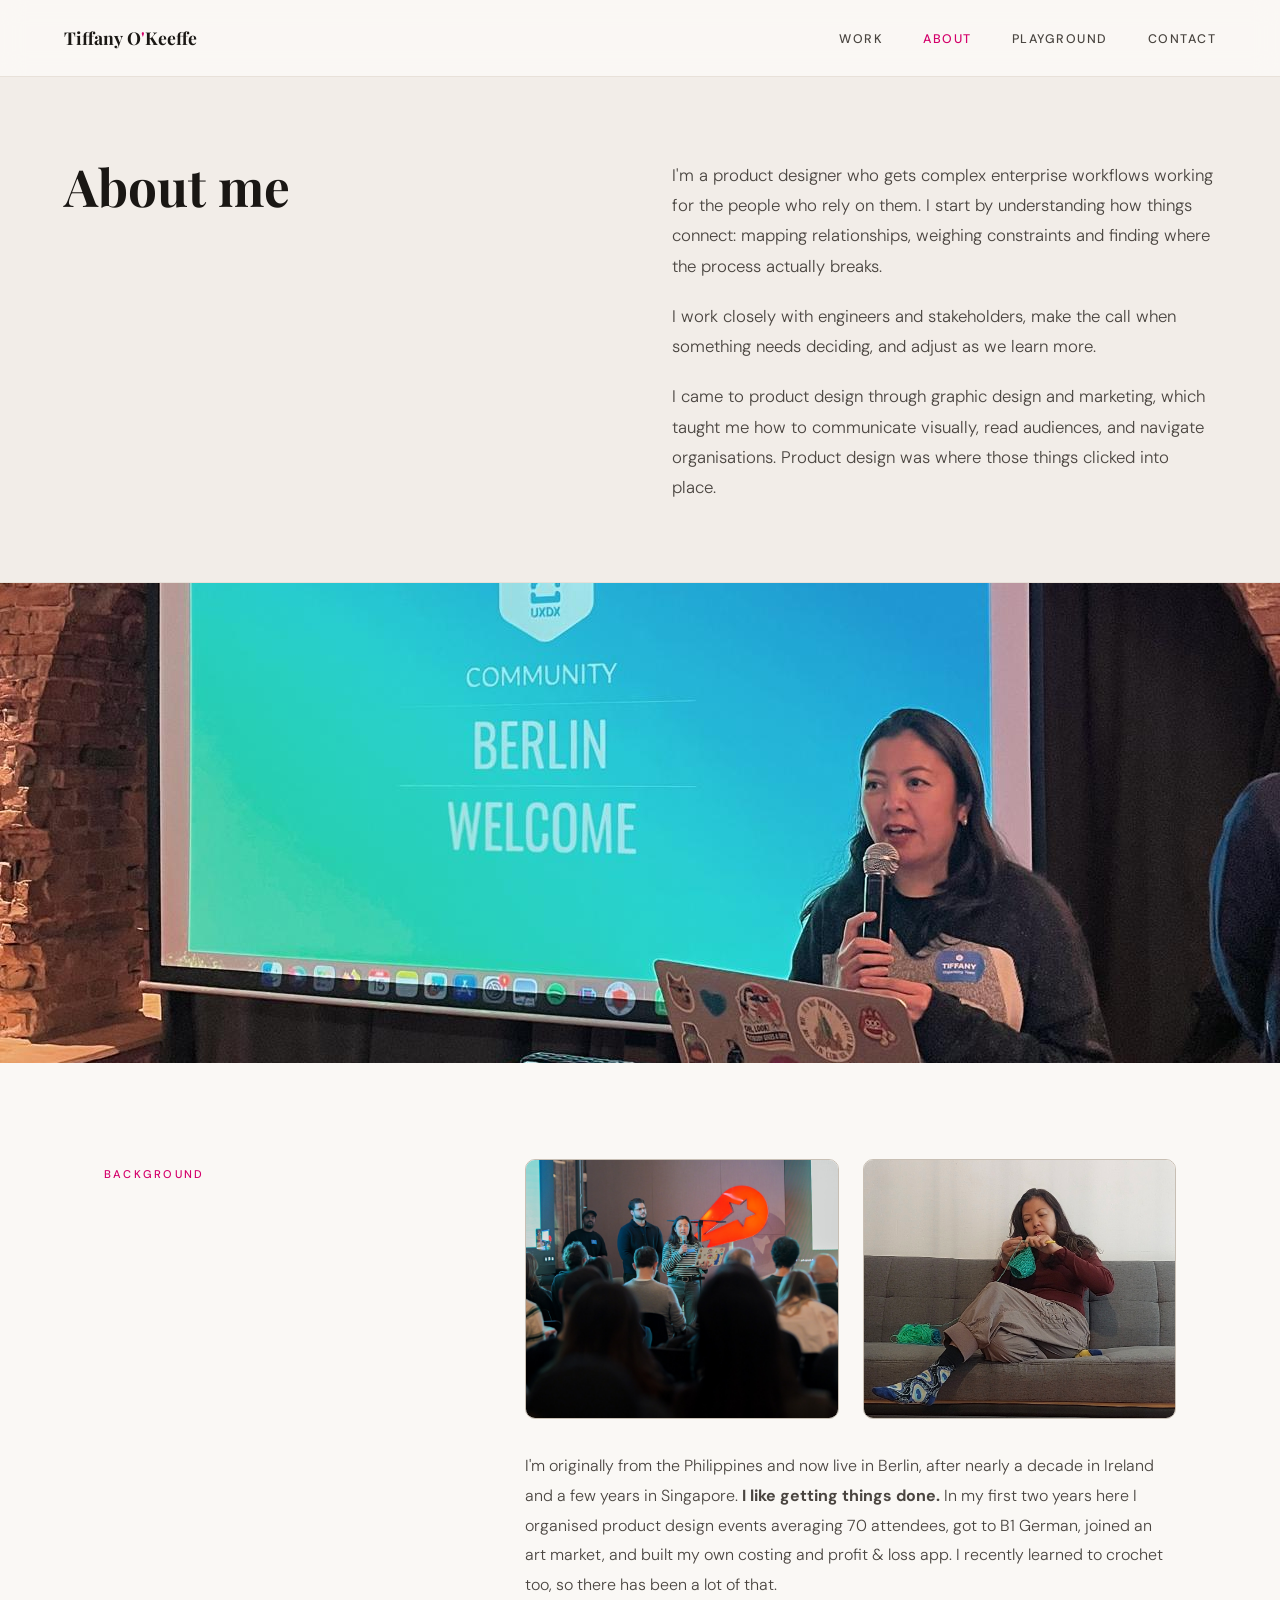
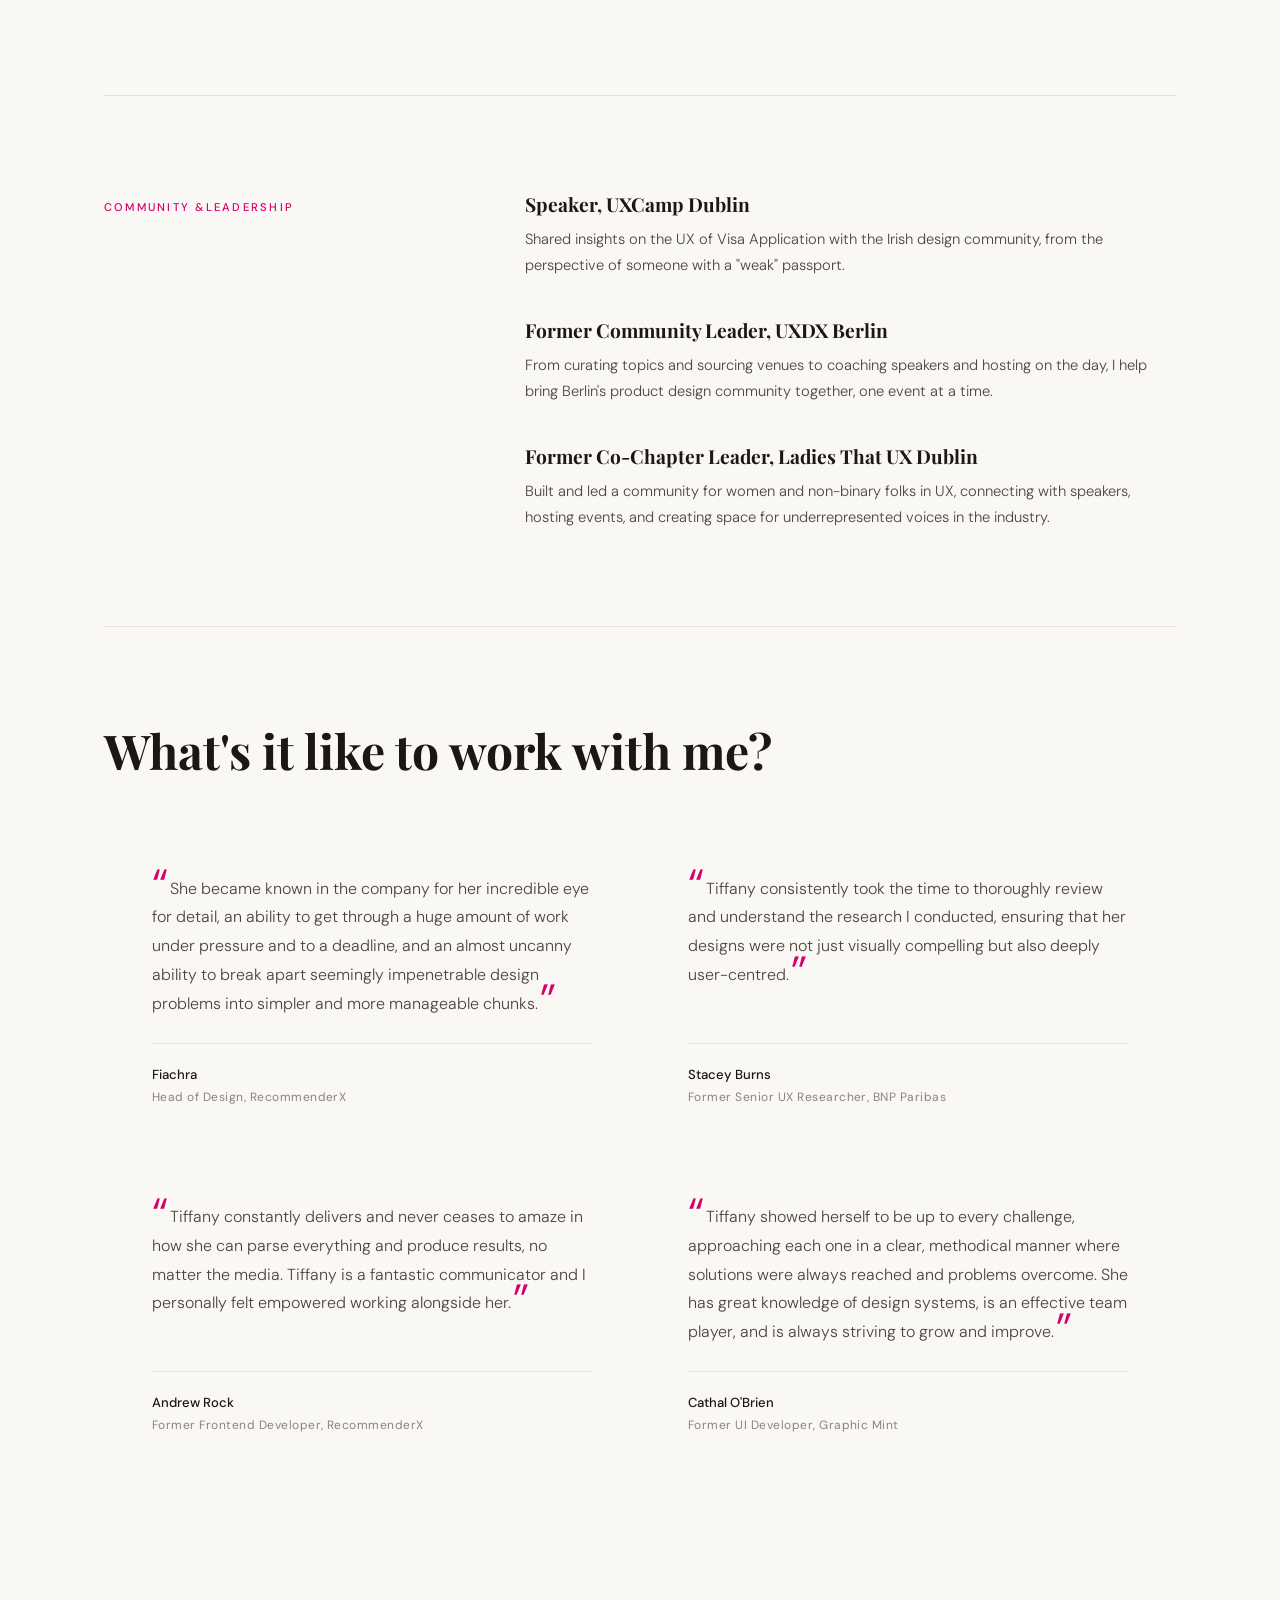
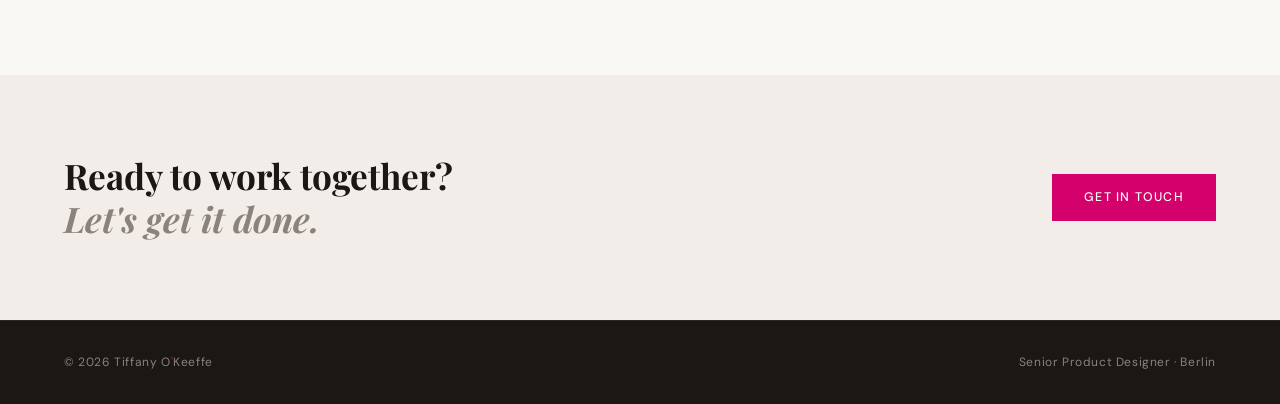
<file: about.html>
<!DOCTYPE html>
<html lang="en">
<head>
  <meta charset="UTF-8" />
  <meta name="viewport" content="width=device-width, initial-scale=1.0" />
  <title>Tiffany O'Keeffe | Senior Product Designer | SAAS, Fintech, Design Systems</title>
  <meta name="description" content="About Tiffany O'Keeffe, Senior Product Designer based in Berlin with a decade of experience in fintech, enterprise UX, and design systems." />

  <link rel="preconnect" href="https://fonts.googleapis.com" />
  <link rel="preconnect" href="https://fonts.gstatic.com" crossorigin />
  <link href="https://fonts.googleapis.com/css2?family=Playfair+Display:ital,wght@0,700;1,700&family=DM+Sans:wght@300;400;500&display=swap" rel="stylesheet" />
  <link rel="stylesheet" href="css/style.css">
</head>
<body>

  <nav>
    <a href="index.html" class="nav-logo">Tiffany O<span style="color: var(--pink);">'</span>Keeffe</a>
    <ul class="nav-links">
      <li><a href="index.html#work">Work</a></li>
      <li><a href="about.html" class="active">About</a></li>
      <li><a href="playground.html">Playground</a></li>
      <li><a href="index.html#contact">Contact</a></li>
    </ul>
    <button class="nav-hamburger" id="hamburger" aria-label="Menu">
      <span></span>
      <span></span>
      <span></span>
    </button>
  </nav>

  <!-- PAGE HEADER -->
  <header class="page-header">
    <div class="page-header-inner page-header-inner--top">
      <div>
        <!-- <p class="page-eyebrow">About me</p> -->
        <h1 class="page-title page-title--sm"><span class="reveal-first">About me</span></h1>
      </div>
      <div class="page-intro">
        <p>I'm a product designer who gets complex enterprise workflows working for the people who rely on them. I start by understanding how things connect: mapping relationships, weighing constraints and finding where the process actually breaks.
        <p>I work closely with engineers and stakeholders, make the call when something needs deciding, and adjust as we learn more.</p>
        <p>I came to product design through graphic design and marketing, which taught me how to communicate visually, read audiences, and navigate organisations. Product design was where those things clicked into place.</p>
      </div>
    </div>
  </header>

  <!-- HERO IMAGE -->
  <img src="images/about-tiffany.jpeg" alt="Tiffany speaking at UXDX Berlin" class="about-hero-img" />

  <div class="content">

    <!-- BIO -->
    <div class="bio-grid fade-up">
      <div class="bio-label">Background</div>
      <div>
        <div style="display:grid;grid-template-columns:1fr 1fr;gap:1.5rem;margin-bottom:2rem;">
          <img src="images/about-community.jpg" alt="Tiffany speaking at UXDX event" style="width:100%;height:260px;object-fit:cover;display:block;" />
          <img src="images/about-crochet.jpg" alt="Tiffany crocheting" style="width:100%;height:260px;object-fit:cover;display:block;" />
        </div>
        <div class="bio-text">
        <p>I'm originally from the Philippines and now live in Berlin, after nearly a decade in Ireland and a few years in Singapore. <strong>I like getting things done.</strong> In my first two years here I organised product design events averaging 70 attendees, got to B1 German, joined an art market, and built my own costing and profit & loss app. I recently learned to crochet too, so there has been a lot of that.</p>
      </div>
      </div>
    </div>

    <!-- COMMUNITY -->
    <div class="community-grid">
      <div class="bio-label fade-up">Community &amp;Leadership</div>
      <div class="community-items">

        <div class="community-item fade-up">
          <!-- <div class="community-role">Speaker</div> -->
          <div class="community-title">Speaker, UXCamp Dublin</div>
          <p class="community-desc">Shared insights on the UX of Visa Application with the Irish design community, from the perspective of someone with a "weak" passport.</p>
        </div>
        
        <div class="community-item fade-up">
          <!-- <div class="community-role">Community Ambassador</div> -->
          <div class="community-title">Former Community Leader, UXDX Berlin</div>
          <p class="community-desc">From curating topics and sourcing venues to coaching speakers and hosting on the day, I help bring Berlin's product design community together, one event at a time.</p>
        </div>

        <div class="community-item fade-up">
          <!-- <div class="community-role">Former Co-Chapter Leader</div> -->
          <div class="community-title">Former Co-Chapter Leader, Ladies That UX Dublin</div>
          <p class="community-desc">Built and led a community for women and non-binary folks in UX, connecting with speakers, hosting events, and creating space for underrepresented voices in the industry.</p>
        </div>

        <!-- <div class="community-item fade-up">
          <div class="community-role">Former Core Member</div>
          <div class="community-title">Former Core Member, BNP Paribas Ireland Multicultural ERG</div>
          <p class="community-desc">One of the ERG's first volunteers. Owned the communications function, editing and producing the newsletter and coordinating member contributions.</p>
        </div> -->

      </div>
    </div>

    <!-- TESTIMONIALS -->
    <div class="testimonials-header fade-up">
      <!-- <p class="section-label">What it's like to work with me</p> -->
      <h2 class="section-title">What's it like to work with me?</h2>
    </div>

    <div class="testimonials-grid">

      <div class="testimonial">
        <p class="testimonial-quote">She became known in the company for her incredible eye for detail, an ability to get through a huge amount of work under pressure and to a deadline, and an almost uncanny ability to break apart seemingly impenetrable design problems into simpler and more manageable chunks.</p>
        <div class="testimonial-author">
          <div class="testimonial-name">Fiachra</div>
          <div class="testimonial-role">Head of Design, RecommenderX</div>
        </div>
      </div>

      <div class="testimonial">
        <p class="testimonial-quote">Tiffany consistently took the time to thoroughly review and understand the research I conducted, ensuring that her designs were not just visually compelling but also deeply user-centred.</p>
        <div class="testimonial-author">
          <div class="testimonial-name">Stacey Burns</div>
          <div class="testimonial-role">Former Senior UX Researcher, BNP Paribas</div>
        </div>
      </div>

      <div class="testimonial">
        <p class="testimonial-quote">Tiffany constantly delivers and never ceases to amaze in how she can parse everything and produce results, no matter the media. Tiffany is a fantastic communicator and I personally felt empowered working alongside her.</p>
        <div class="testimonial-author">
          <div class="testimonial-name">Andrew Rock</div>
          <div class="testimonial-role">Former Frontend Developer, RecommenderX</div>
        </div>
      </div>

      <div class="testimonial">
        <p class="testimonial-quote">Tiffany showed herself to be up to every challenge, approaching each one in a clear, methodical manner where solutions were always reached and problems overcome. She has great knowledge of design systems, is an effective team player, and is always striving to grow and improve.</p>
        <div class="testimonial-author">
          <div class="testimonial-name">Cathal O'Brien</div>
          <div class="testimonial-role">Former UI Developer, Graphic Mint</div>
        </div>
      </div>

    </div>

  </div>

  <!-- CTA -->
  <div class="about-cta">
    <div class="about-cta-text">Ready to work together?<br><em>Let's get it done.</em></div>
    <a href="mailto:hello@tiffanyokeeffe.com" class="btn">Get in touch</a>
  </div>

  <footer>
    <p>© 2026 Tiffany O<span style="color: var(--pink);">'</span>Keeffe</p>
    <p>Senior Product Designer · Berlin</p>
  </footer>

  <script>
    const observer = new IntersectionObserver((entries) => {
      entries.forEach((entry, i) => {
        if (entry.isIntersecting) {
          setTimeout(() => entry.target.classList.add('visible'), i * 100);
          observer.unobserve(entry.target);
        }
      });
    }, { threshold: 0.05, rootMargin: '0px 0px -30px 0px' });

    document.querySelectorAll('.fade-up, .testimonial').forEach(el => observer.observe(el));

    const hamburger = document.getElementById('hamburger');
    const navLinksList = document.querySelector('.nav-links');
    if (hamburger) {
      hamburger.addEventListener('click', () => {
        hamburger.classList.toggle('open');
        navLinksList.classList.toggle('open');
      });
      navLinksList.querySelectorAll('a').forEach(link => {
        link.addEventListener('click', () => {
          hamburger.classList.remove('open');
          navLinksList.classList.remove('open');
        });
      });
    }
  </script>

</body>
</html>
</file>
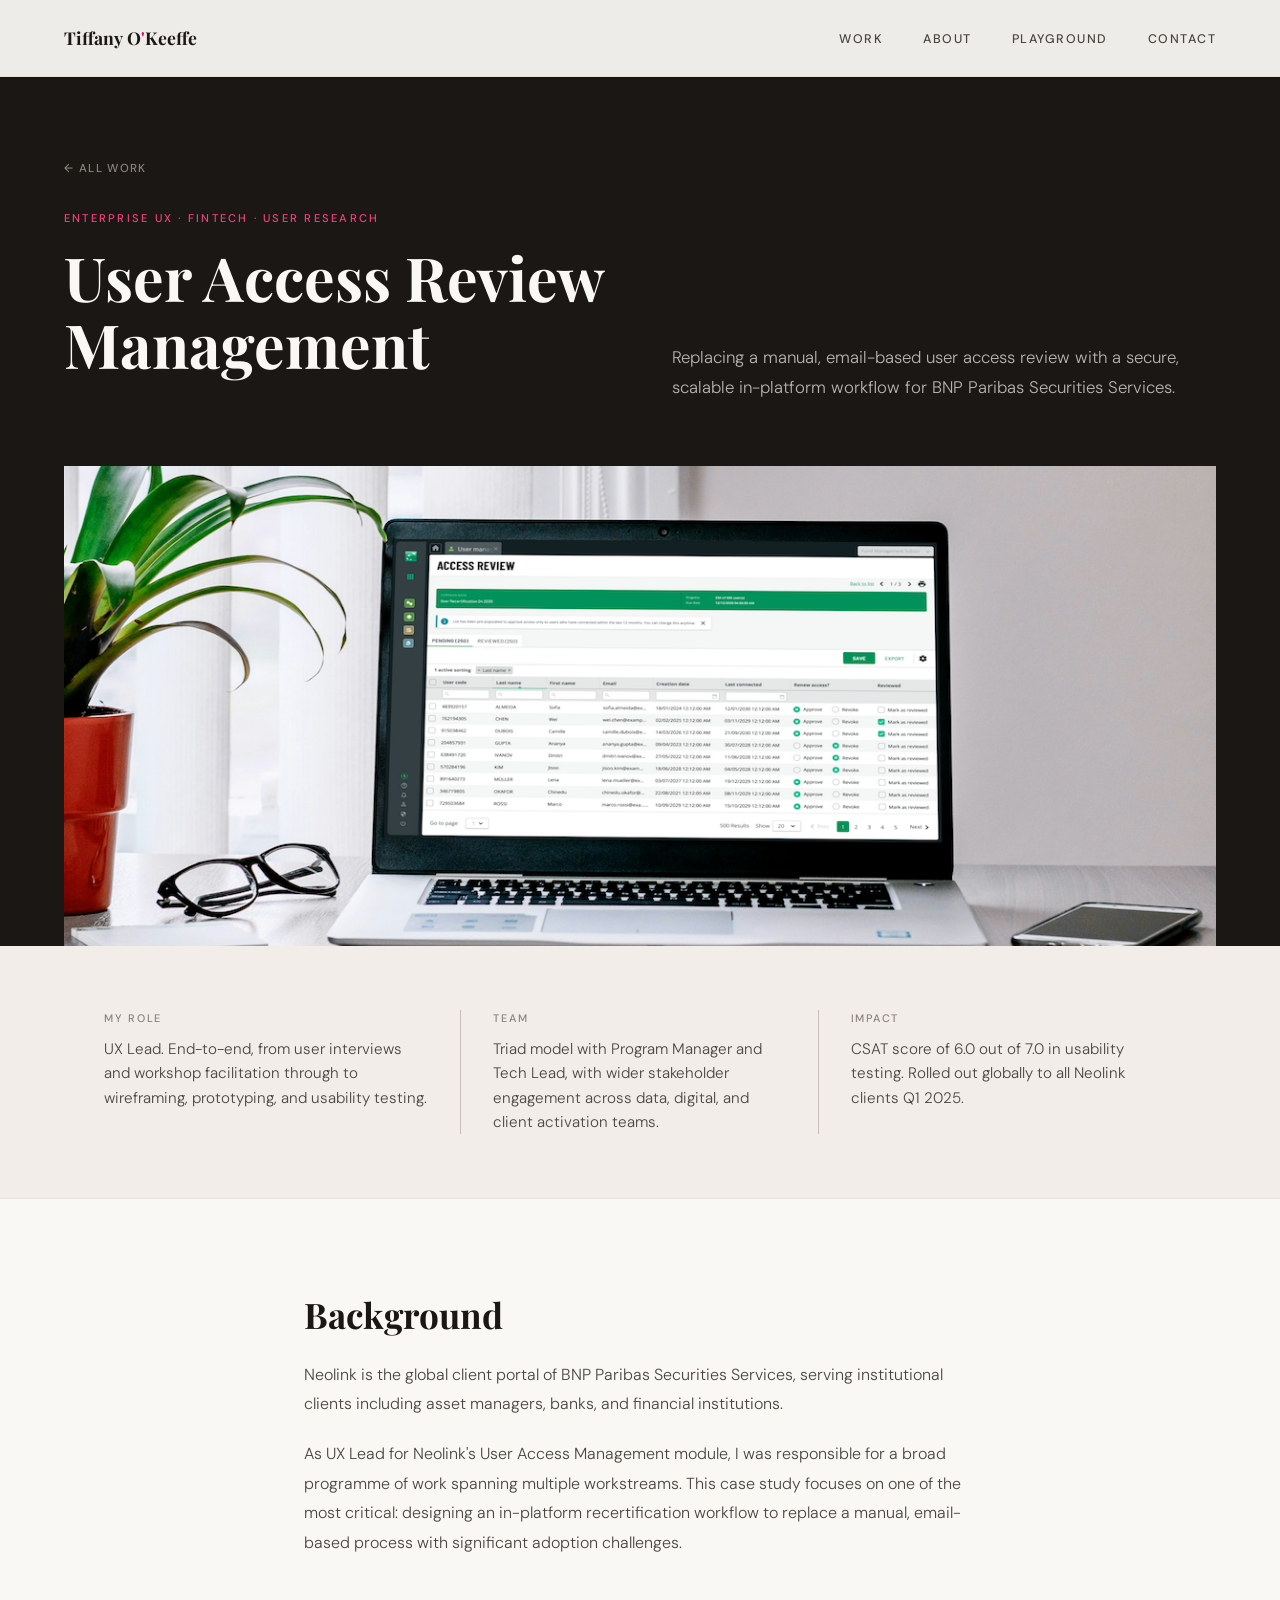
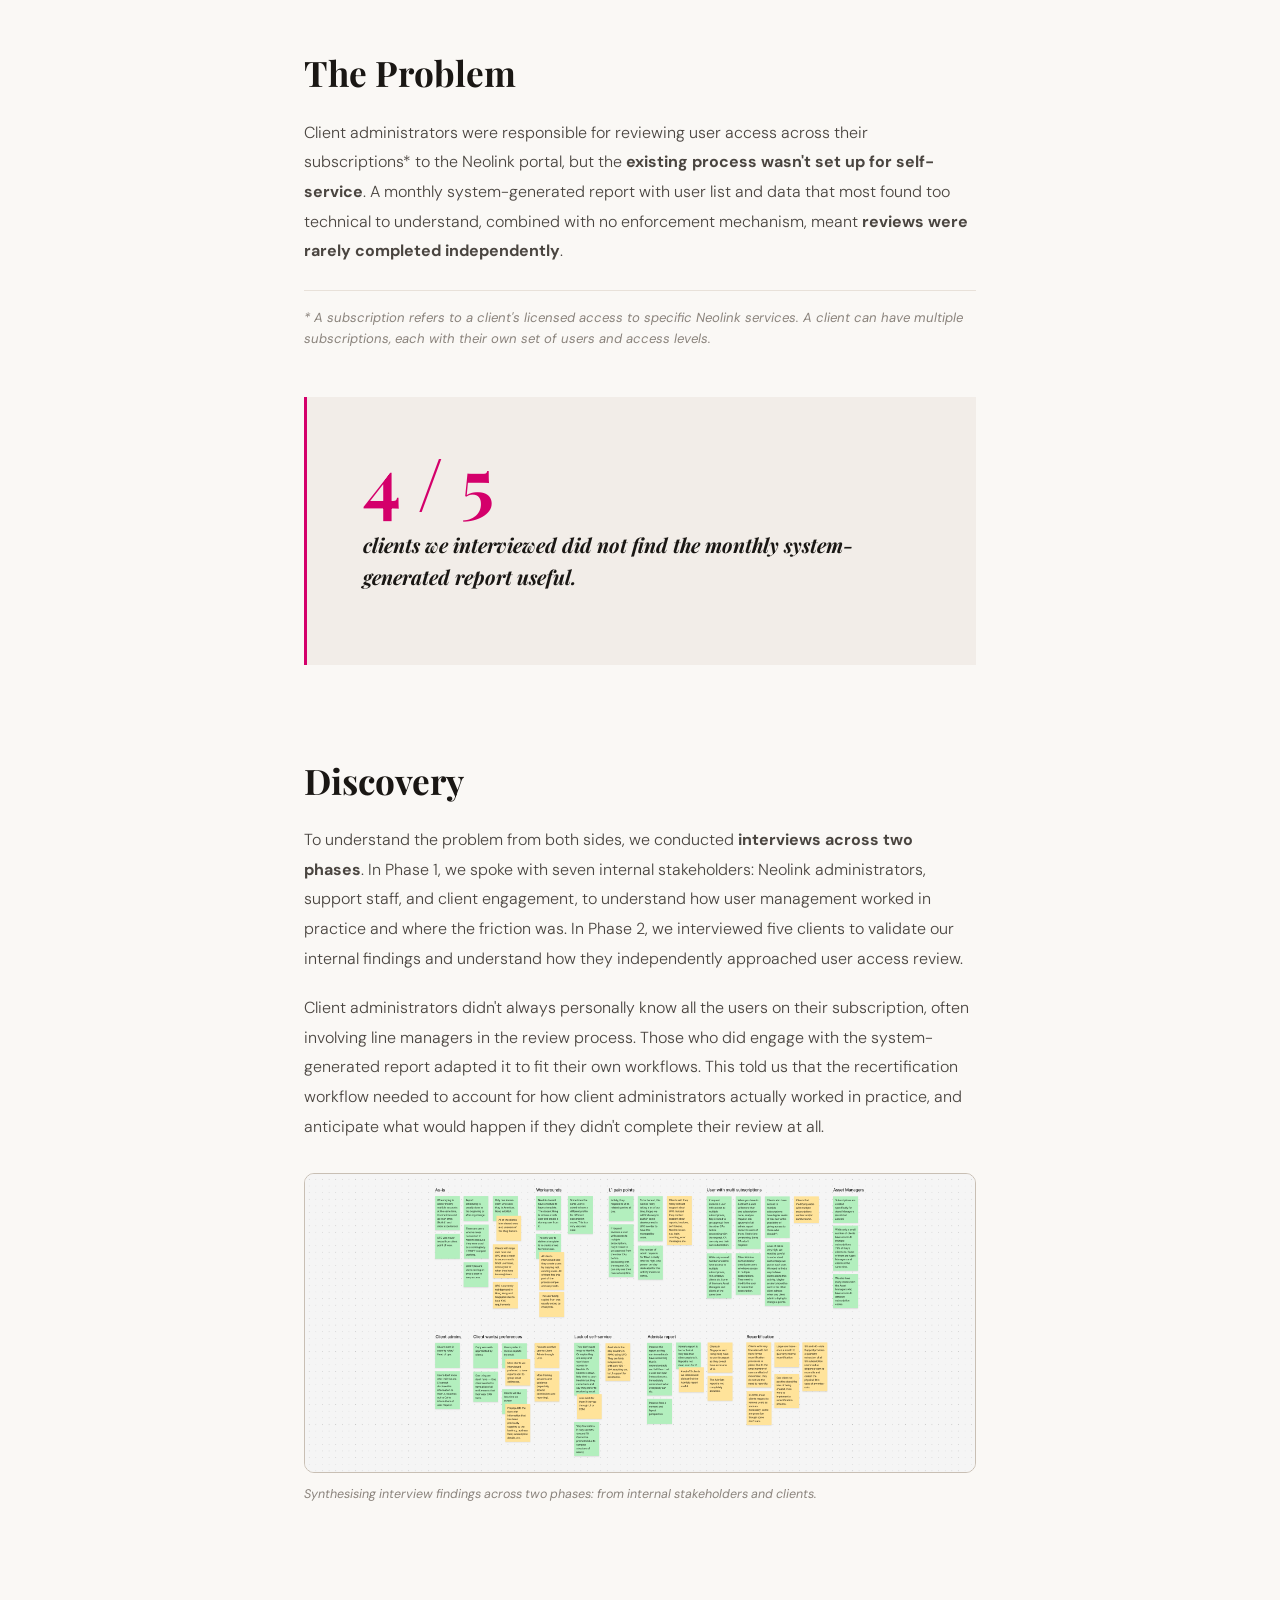
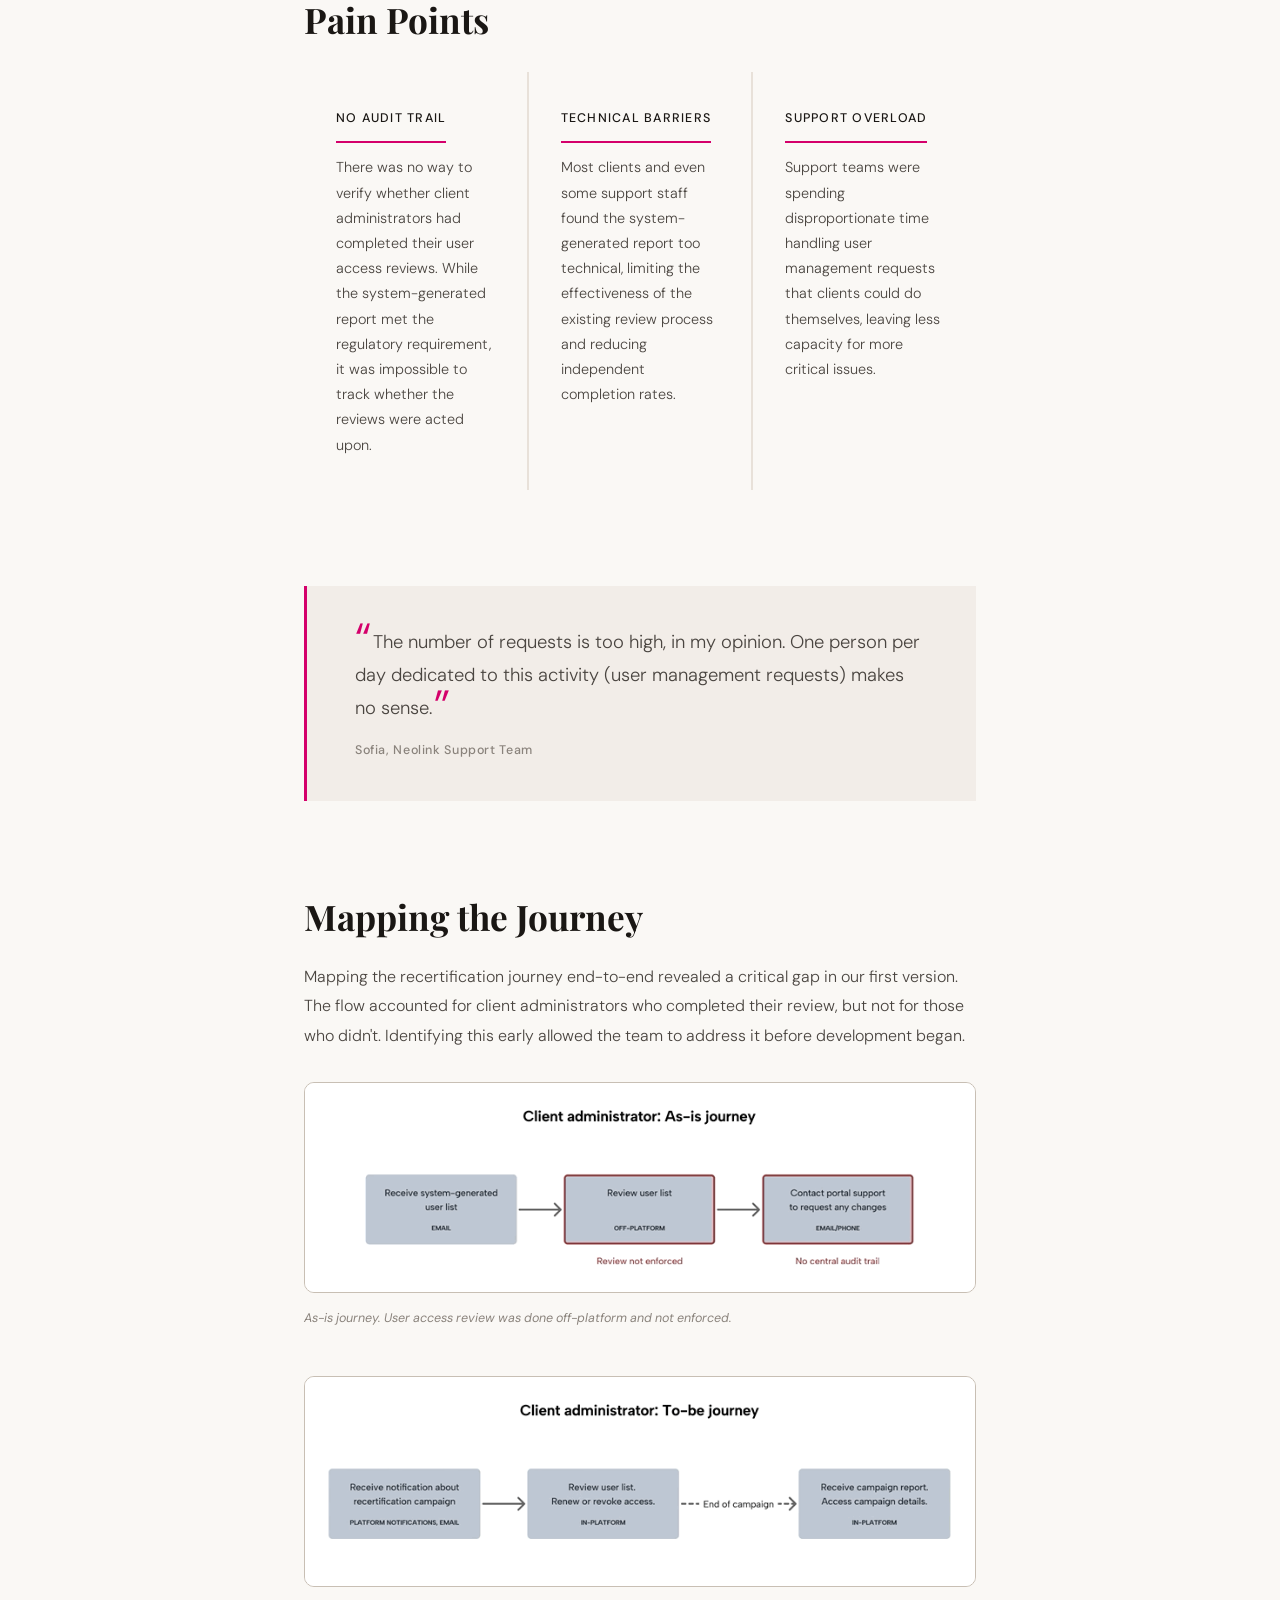
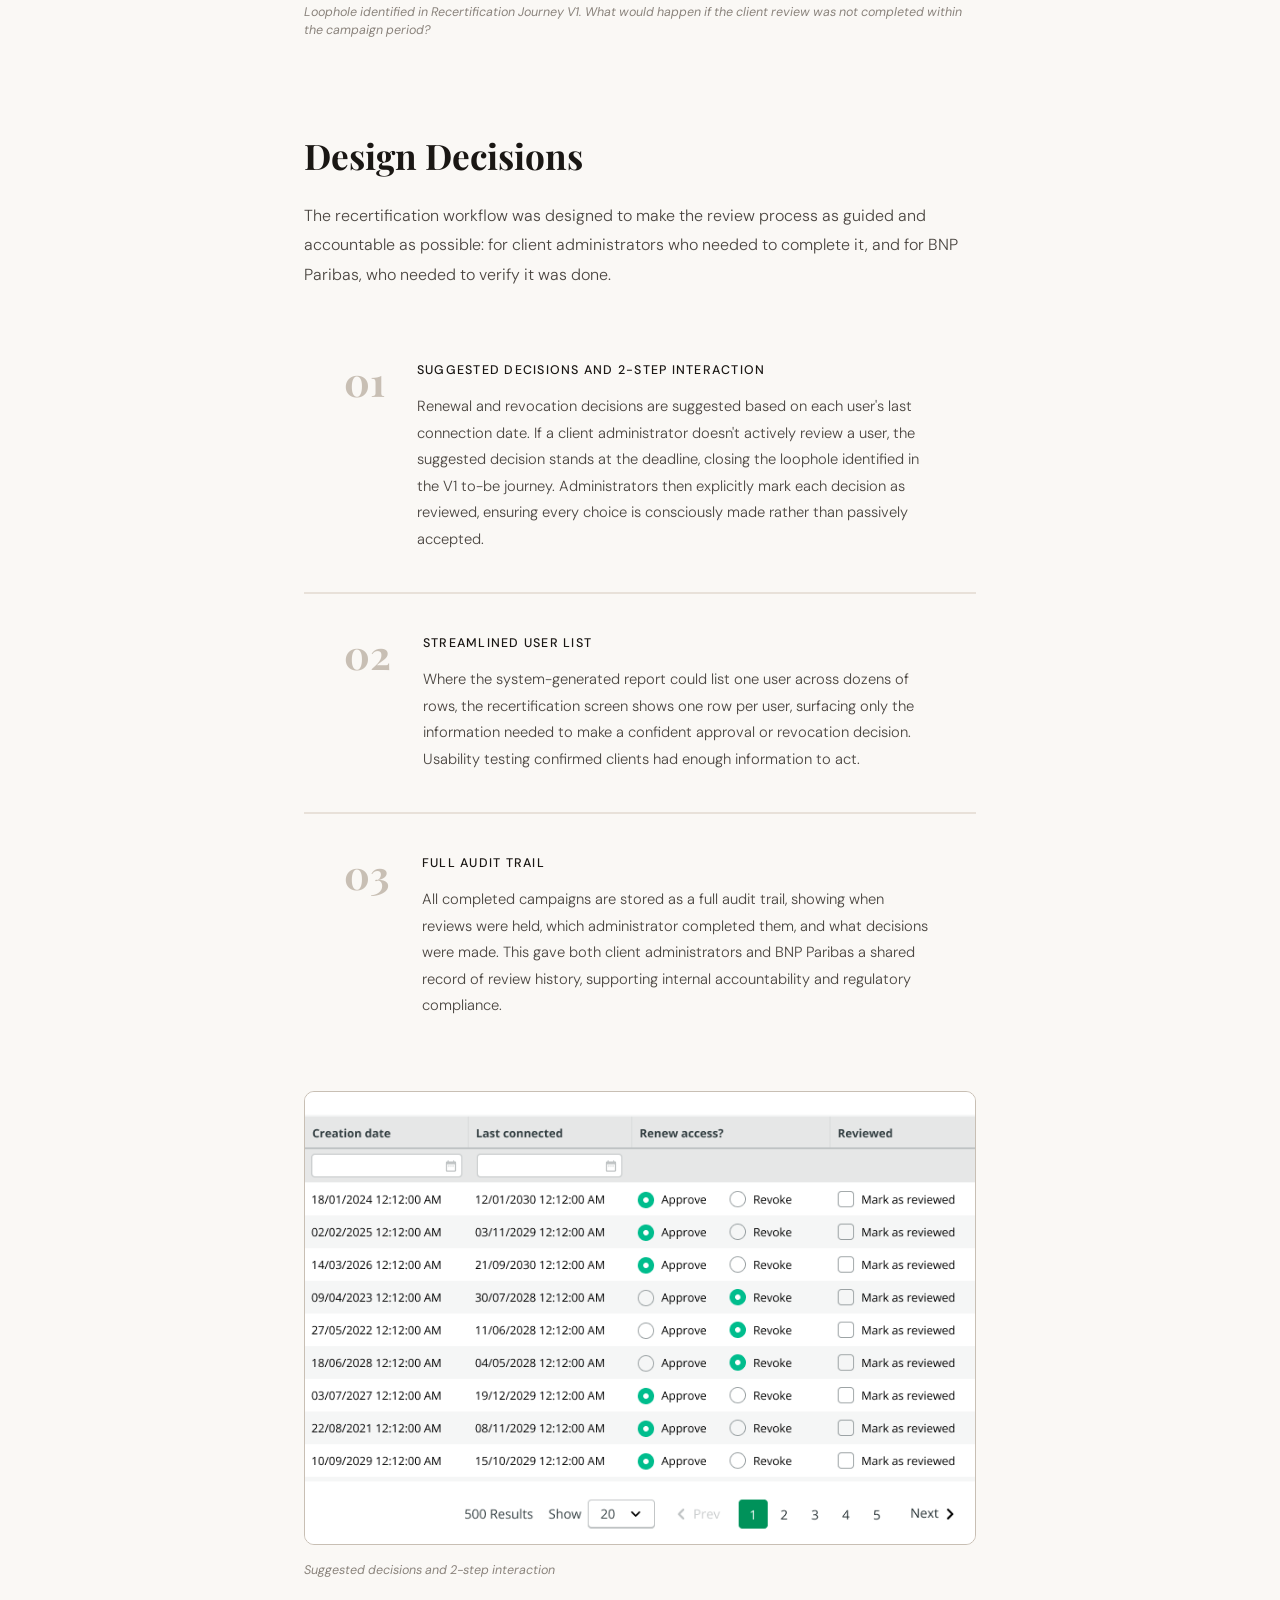
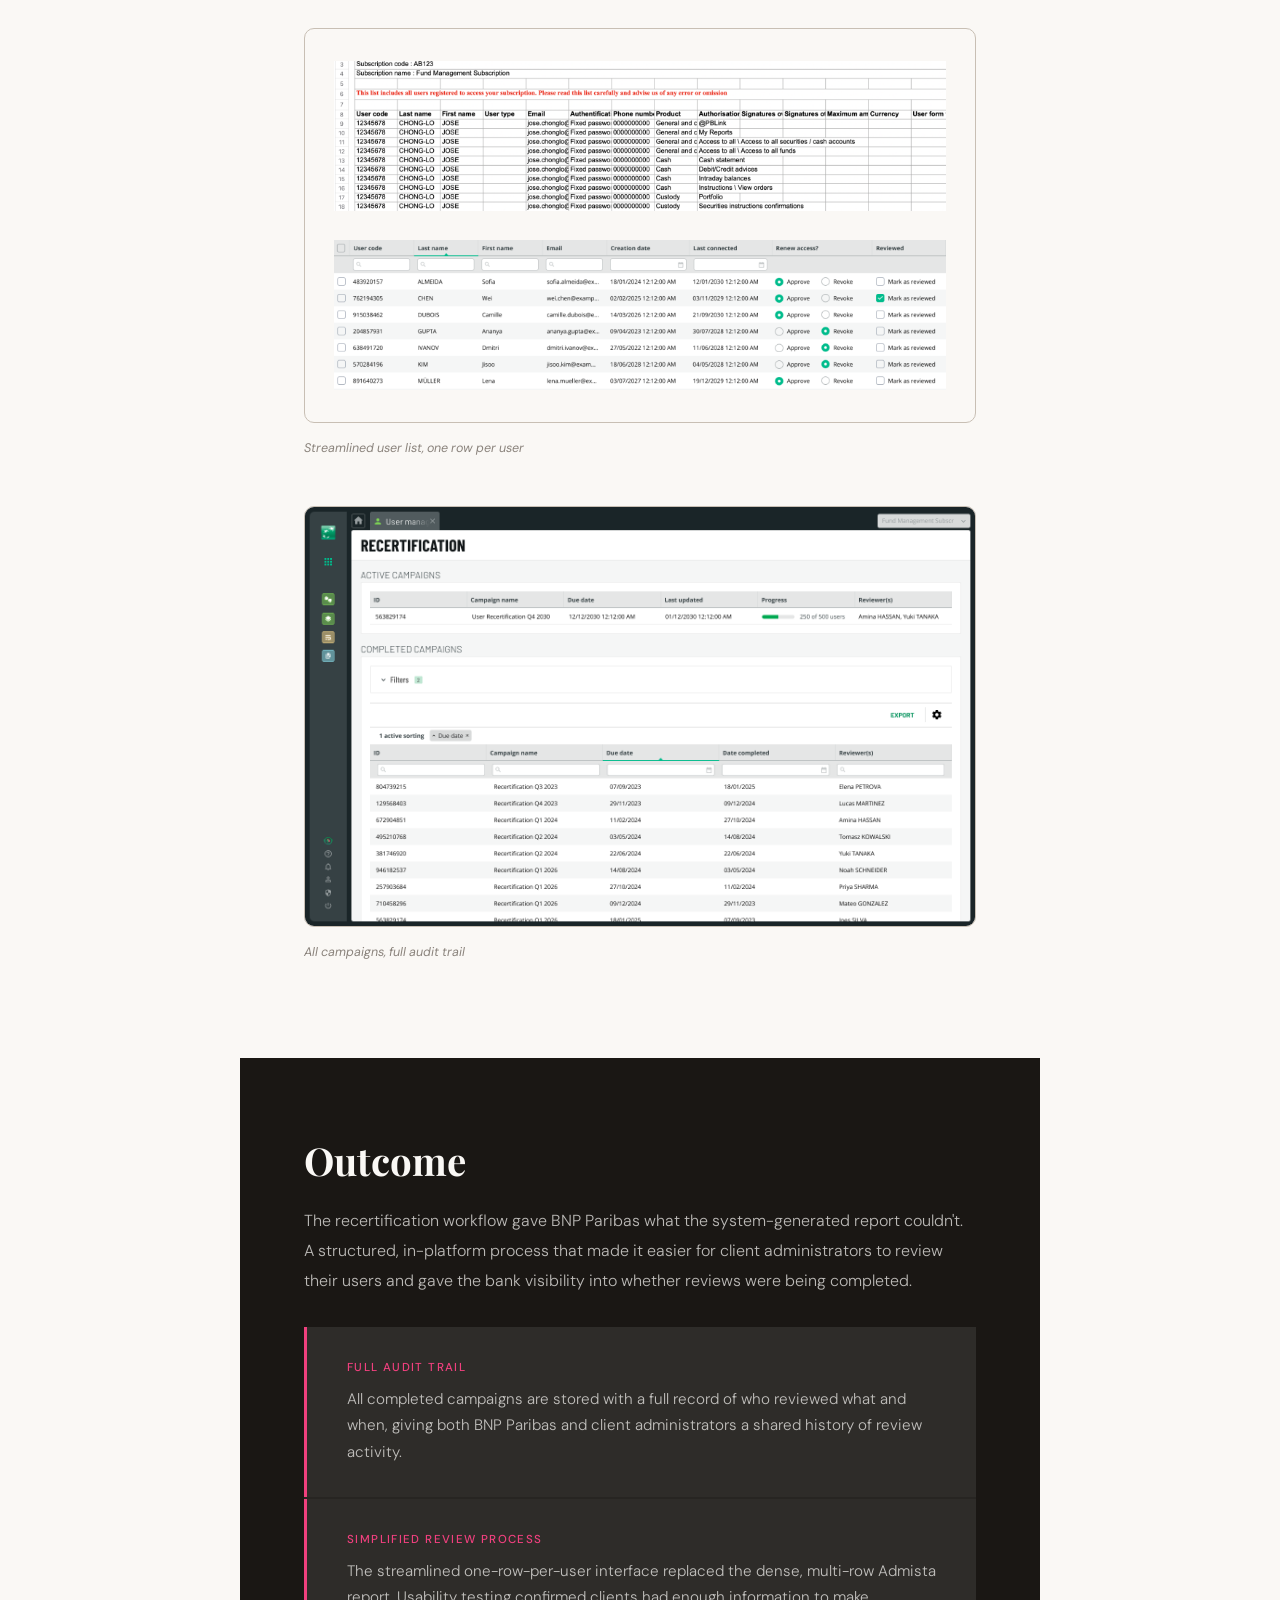
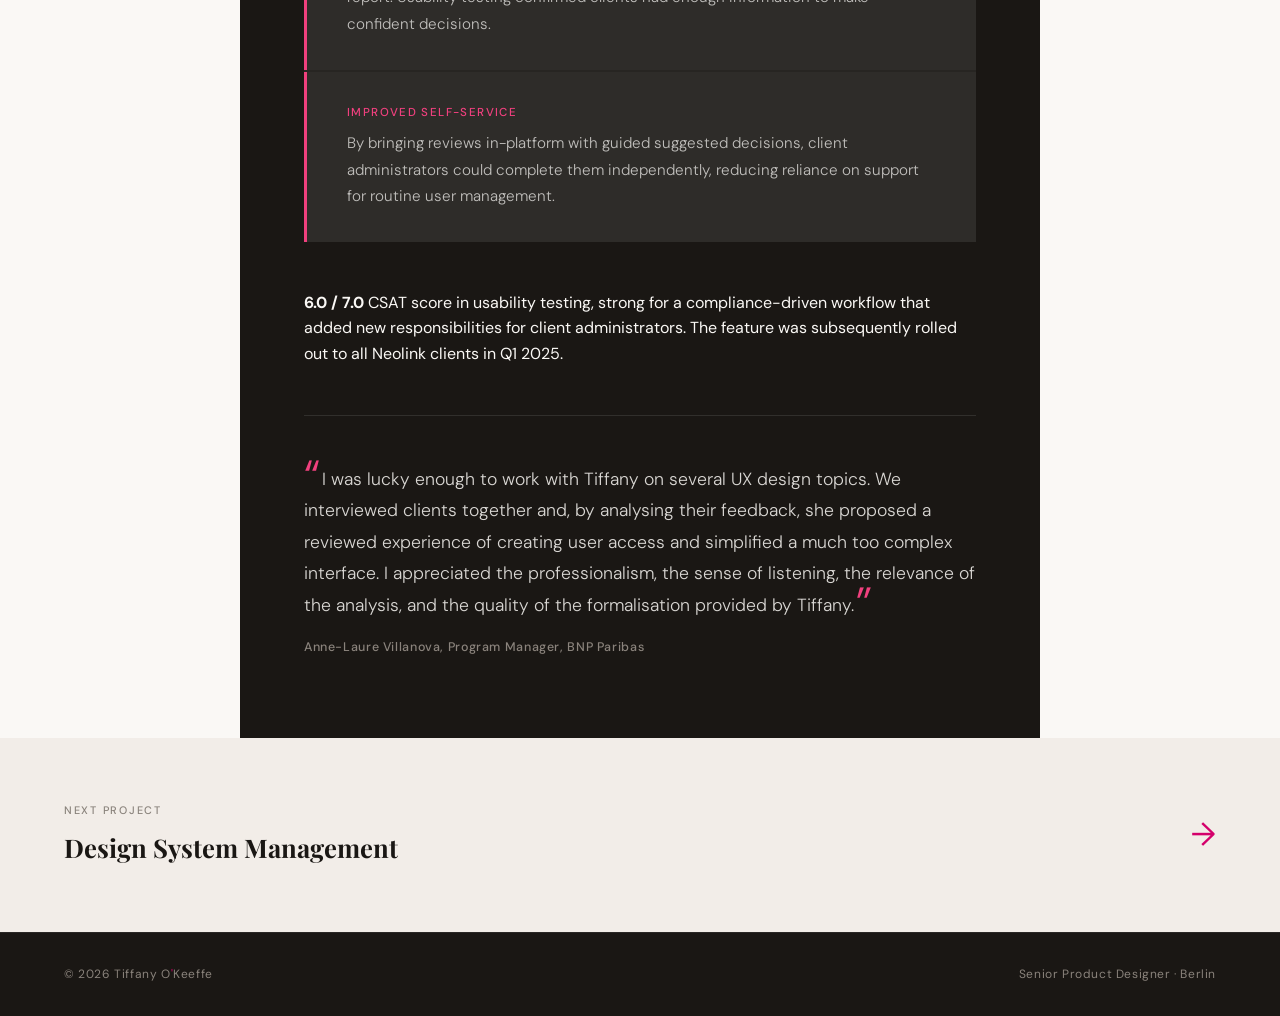
<file: work/access-review.html>
<!DOCTYPE html>
<html lang="en">
<head>
  <meta charset="UTF-8" />
  <meta name="viewport" content="width=device-width, initial-scale=1.0" />
  <title>Tiffany O'Keeffe | Senior Product Designer | SAAS, Fintech, Design Systems</title>
  <meta name="description" content="Replacing a manual, email-based user access review with a secure, scalable in-platform workflow for BNP Paribas Securities Services." />

  <link rel="preconnect" href="https://fonts.googleapis.com" />
  <link rel="preconnect" href="https://fonts.gstatic.com" crossorigin />
  <link href="https://fonts.googleapis.com/css2?family=Playfair+Display:ital,wght@0,700;1,700&family=DM+Sans:wght@300;400;500&display=swap" rel="stylesheet" />
  <link rel="stylesheet" href="../css/style.css">
</head>
<body>
  <!-- <script>
    (function() {
      const correct = 'funk-soul-brother';
      const stored = sessionStorage.getItem('uam_auth');
      if (stored !== correct) {
        const attempt = prompt('This case study is password protected. Please enter the password:');
        if (attempt !== correct) {
          document.body.innerHTML = '';
          window.location.href = '../index.html';
        } else {
          sessionStorage.setItem('uam_auth', correct);
        }
      }
    })();
  </script> -->

  <nav>
    <a href="../index.html" class="nav-logo">Tiffany O<span style="color: var(--pink);">'</span>Keeffe</a>
    <ul class="nav-links">
      <li><a href="../index.html#work">Work</a></li>
      <li><a href="../about.html">About</a></li>
      <li><a href="../playground.html">Playground</a></li>
      <li><a href="../index.html#contact">Contact</a></li>
    </ul>
    <button class="nav-hamburger" id="hamburger" aria-label="Menu">
      <span></span>
      <span></span>
      <span></span>
    </button>
  </nav>

  <!-- HERO -->
  <header class="cs-hero">
    <div class="cs-hero-inner">
      <div>
        <a href="../index.html#work" class="cs-back">← All work</a>
        <p class="cs-eyebrow">Enterprise UX · Fintech · User research</p>
        <h1 class="cs-title">User Access Review Management</h1>
      </div>
      <p class="cs-subtitle">Replacing a manual, email-based user access review with a secure, scalable in-platform workflow for BNP Paribas Securities Services.</p>
    </div>
    <div class="hero-image">
      <img src="../images/uam-hero.png" alt="User Access Review Management" style="width:100%;height:480px;object-fit:cover;display:block;" />
    </div>
  </header>

  <!-- AT A GLANCE -->
  <div class="at-a-glance">
    <div class="at-a-glance-inner">
      <div class="glance-item">
        <div class="glance-label">My Role</div>
        <div class="glance-value">UX Lead. End-to-end, from user interviews and workshop facilitation through to wireframing, prototyping, and usability testing.</div>
      </div>
      <div class="glance-item">
        <div class="glance-label">Team</div>
        <div class="glance-value">Triad model with Program Manager and Tech Lead, with wider stakeholder engagement across data, digital, and client activation teams.</div>
      </div>
      <div class="glance-item">
        <div class="glance-label">Impact</div>
        <div class="glance-value">CSAT score of 6.0 out of 7.0 in usability testing. Rolled out globally to all Neolink clients Q1 2025.</div>
      </div>
    </div>
  </div>

  <!-- MAIN CONTENT -->
  <div class="cs-content">

    <!-- BACKGROUND -->
    <div class="cs-section fade-up">
      <h2 class="cs-section-title">Background</h2>
      <div class="cs-body">
        <p>Neolink is the global client portal of BNP Paribas Securities Services, serving institutional clients including asset managers, banks, and financial institutions.</p>
        <p>As UX Lead for Neolink's User Access Management module, I was responsible for a broad programme of work spanning multiple workstreams. This case study focuses on one of the most critical: designing an in-platform recertification workflow to replace a manual, email-based process with significant adoption challenges.</p>
      </div>
    </div>

    <!-- THE PROBLEM -->
    <div class="cs-section fade-up">
      <h2 class="cs-section-title">The Problem</h2>
      <div class="cs-body">
        <p>Client administrators were responsible for reviewing user access across their subscriptions* to the Neolink portal, but the <b>existing process wasn't set up for self-service</b>. A monthly system-generated report with user list and data that most found too technical to understand, combined with no enforcement mechanism, meant <b>reviews were rarely completed independently</b>.</p>
      </div>
      <p class="cs-footnote">* A subscription refers to a client's licensed access to specific Neolink services. A client can have multiple subscriptions, each with their own set of users and access levels.</p>

      <div class="cs-stat-block">
        <div class="cs-stat">4 / 5</div>
        <div class="cs-stat-text">clients we interviewed did not find the monthly system-generated report useful.</div>
      </div>
    </div>

    <!-- DISCOVERY -->
    <div class="cs-section fade-up">
      <h2 class="cs-section-title">Discovery</h2>
      <div class="cs-body">
        <p>To understand the problem from both sides, we conducted <b>interviews across two phases</b>. In Phase 1, we spoke with seven internal stakeholders: Neolink administrators, support staff, and client engagement, to understand how user management worked in practice and where the friction was. In Phase 2, we interviewed five clients to validate our internal findings and understand how they independently approached user access review.</p>
        <p>Client administrators didn't always personally know all the users on their subscription, often involving line managers in the review process. Those who did engage with the system-generated report adapted it to fit their own workflows. This told us that the recertification workflow needed to account for how client administrators actually worked in practice, and anticipate what would happen if they didn't complete their review at all.</p>
      </div>
      <div style="margin-top: 2rem;">
        <img src="../images/uam-affinity.png" alt="Miro affinity mapping" style="width:100%;height:300px;object-fit:cover;display:block;" />
        <p class="img-caption">Synthesising interview findings across two phases: from internal stakeholders and clients.</p>
      </div>
    </div>

    <!-- PAIN POINTS -->
    <div class="cs-section fade-up">
      <h2 class="cs-section-title">Pain Points</h2>
      <div class="pain-points">
        <div class="pain-point">
          <div class="pain-point-title">No audit trail</div>
          <p class="pain-point-desc">There was no way to verify whether client administrators had completed their user access reviews. While the system-generated report met the regulatory requirement, it was impossible to track whether the reviews were acted upon.</p>
        </div>
        <div class="pain-point">
          <div class="pain-point-title">Technical barriers</div>
          <p class="pain-point-desc">Most clients and even some support staff found the system-generated report too technical, limiting the effectiveness of the existing review process and reducing independent completion rates.</p>
        </div>
        <div class="pain-point">
          <div class="pain-point-title">Support overload</div>
          <p class="pain-point-desc">Support teams were spending disproportionate time handling user management requests that clients could do themselves, leaving less capacity for more critical issues.</p>
        </div>
      </div>
    </div>
    <div class="cs-section fade-up">
      <div class="cs-pullquote-block">
        <p class="cs-pullquote-text">The number of requests is too high, in my opinion. One person per day dedicated to this activity (user management requests) makes no sense.</p>
        <p class="cs-pullquote-cite">Sofia, Neolink Support Team</p>
      </div>
    </div>

    <!-- MAPPING THE JOURNEY -->
    <div class="cs-section fade-up">
      <h2 class="cs-section-title">Mapping the Journey</h2>
      <div class="cs-body">
        <p>Mapping the recertification journey end-to-end revealed a critical gap in our first version. The flow accounted for client administrators who completed their review, but not for those who didn't. Identifying this early allowed the team to address it before development began.</p>
      </div>

      <div class="cs-img-stack" style="margin-top: 2rem;">
        <div class="cs-img-block">
          <img src="../images/uam-as-is.gif" alt="As-is journey" style="width:100%;height:auto;display:block;" />
          <p class="img-caption">As-is journey. User access review was done off-platform and not enforced.</p>
        </div>
        <div class="cs-img-block">
          <img src="../images/uam-to-be.gif" alt="V1 to-be journey with loophole identified" style="width:100%;height:auto;display:block;" />
          <p class="img-caption">Loophole identified in Recertification Journey V1. What would happen if the client review was not completed within the campaign period?</p>
        </div>
      </div>

    </div>

    <!-- DESIGN DECISIONS -->
    <div class="cs-section fade-up" style="margin-top: 6rem;">
      <h2 class="cs-section-title">Design Decisions</h2>
      <div class="cs-body" style="margin-bottom: 2rem;">
        <p>The recertification workflow was designed to make the review process as guided and accountable as possible: for client administrators who needed to complete it, and for BNP Paribas, who needed to verify it was done.</p>
      </div>

      <div class="decision-list">
        <div class="decision-item">
          <div class="decision-number">01</div>
          <div class="decision-content">
            <div class="decision-title">Suggested decisions and 2-step interaction</div>
            <p class="decision-desc">Renewal and revocation decisions are suggested based on each user's last connection date. If a client administrator doesn't actively review a user, the suggested decision stands at the deadline, closing the loophole identified in the V1 to-be journey. Administrators then explicitly mark each decision as reviewed, ensuring every choice is consciously made rather than passively accepted.</p>
          </div>
        </div>
        <div class="decision-item">
          <div class="decision-number">02</div>
          <div class="decision-content">
            <div class="decision-title">Streamlined user list</div>
            <p class="decision-desc">Where the system-generated report could list one user across dozens of rows, the recertification screen shows one row per user, surfacing only the information needed to make a confident approval or revocation decision. Usability testing confirmed clients had enough information to act.</p>
          </div>
        </div>
        <div class="decision-item">
          <div class="decision-number">03</div>
          <div class="decision-content">
            <div class="decision-title">Full audit trail</div>
            <p class="decision-desc">All completed campaigns are stored as a full audit trail, showing when reviews were held, which administrator completed them, and what decisions were made. This gave both client administrators and BNP Paribas a shared record of review history, supporting internal accountability and regulatory compliance.</p>
          </div>
        </div>
      </div>

      <div class="cs-img-stack" style="margin-top: 2rem;">
        <div class="cs-img-block">
          <img src="../images/uam-2-step.png" alt="2-step interaction" style="width:100%;height:auto;display:block;" />
          <p class="img-caption">Suggested decisions and 2-step interaction</p>
        </div>
        <div class="cs-img-block">
          <img src="../images/uam-new-list.png" alt="Streamlined user list" style="width:100%;height:auto;display:block;" />
          <p class="img-caption">Streamlined user list, one row per user</p>
        </div>
        <div class="cs-img-block">
          <img src="../images/uam-all-campaigns.png" alt="Full audit trail" style="width:100%;height:auto;display:block;" />
          <p class="img-caption">All campaigns, full audit trail</p>
        </div>
      </div>
    </div>

    <!-- OUTCOME -->
    <div class="cs-outcome fade-up">
      <div class="cs-outcome-inner">
        <h2 class="cs-outcome-title">Outcome</h2>
        <p class="cs-outcome-body">The recertification workflow gave BNP Paribas what the system-generated report couldn't. A structured, in-platform process that made it easier for client administrators to review their users and gave the bank visibility into whether reviews were being completed.</p>

        <div class="outcome-points">
          <div class="outcome-point">
            <div class="outcome-point-title">Full audit trail</div>
            <p class="outcome-point-desc">All completed campaigns are stored with a full record of who reviewed what and when, giving both BNP Paribas and client administrators a shared history of review activity.</p>
          </div>
          <div class="outcome-point">
            <div class="outcome-point-title">Simplified review process</div>
            <p class="outcome-point-desc">The streamlined one-row-per-user interface replaced the dense, multi-row Admista report. Usability testing confirmed clients had enough information to make confident decisions.</p>
          </div>
          <div class="outcome-point">
            <div class="outcome-point-title">Improved self-service</div>
            <p class="outcome-point-desc">By bringing reviews in-platform with guided suggested decisions, client administrators could complete them independently, reducing reliance on support for routine user management.</p>
          </div>
        </div>

        <div class="outcome-stat">
          <strong>6.0 / 7.0</strong>
          CSAT score in usability testing, strong for a compliance-driven workflow that added new responsibilities for client administrators. The feature was subsequently rolled out to all Neolink clients in Q1 2025.
        </div>

        <div class="cs-closing-quote">
          <p class="cs-closing-quote-text">I was lucky enough to work with Tiffany on several UX design topics. We interviewed clients together and, by analysing their feedback, she proposed a reviewed experience of creating user access and simplified a much too complex interface. I appreciated the professionalism, the sense of listening, the relevance of the analysis, and the quality of the formalisation provided by Tiffany.</p>
          <p class="cs-closing-quote-cite">Anne-Laure Villanova, Program Manager, BNP Paribas</p>
        </div>
      </div>
    </div>

  </div>

  <!-- NEXT PROJECT -->
  <a href="design-system.html" class="cs-next">
    <div>
      <div class="cs-next-label">Next project</div>
      <div class="cs-next-title">Design System Management</div>
    </div>
    <div class="cs-next-arrow">→</div>
  </a>

  <footer>
    <p>© 2026 Tiffany O<span style="color: var(--pink);">'</span>Keeffe</p>
    <p>Senior Product Designer · Berlin</p>
  </footer>

  <script>
    const observer = new IntersectionObserver((entries) => {
      entries.forEach(entry => {
        if (entry.isIntersecting) {
          entry.target.classList.add('visible');
          observer.unobserve(entry.target);
        }
      });
    }, { threshold: 0.05, rootMargin: '0px 0px -30px 0px' });

    document.querySelectorAll('.fade-up').forEach(el => observer.observe(el));

    const hamburger = document.getElementById('hamburger');
    const navLinksList = document.querySelector('.nav-links');
    if (hamburger) {
      hamburger.addEventListener('click', () => {
        hamburger.classList.toggle('open');
        navLinksList.classList.toggle('open');
      });
      navLinksList.querySelectorAll('a').forEach(link => {
        link.addEventListener('click', () => {
          hamburger.classList.remove('open');
          navLinksList.classList.remove('open');
        });
      });
    }
  </script>

  <script src="../js/lightbox.js" defer></script>
</body>
</html>
</file>
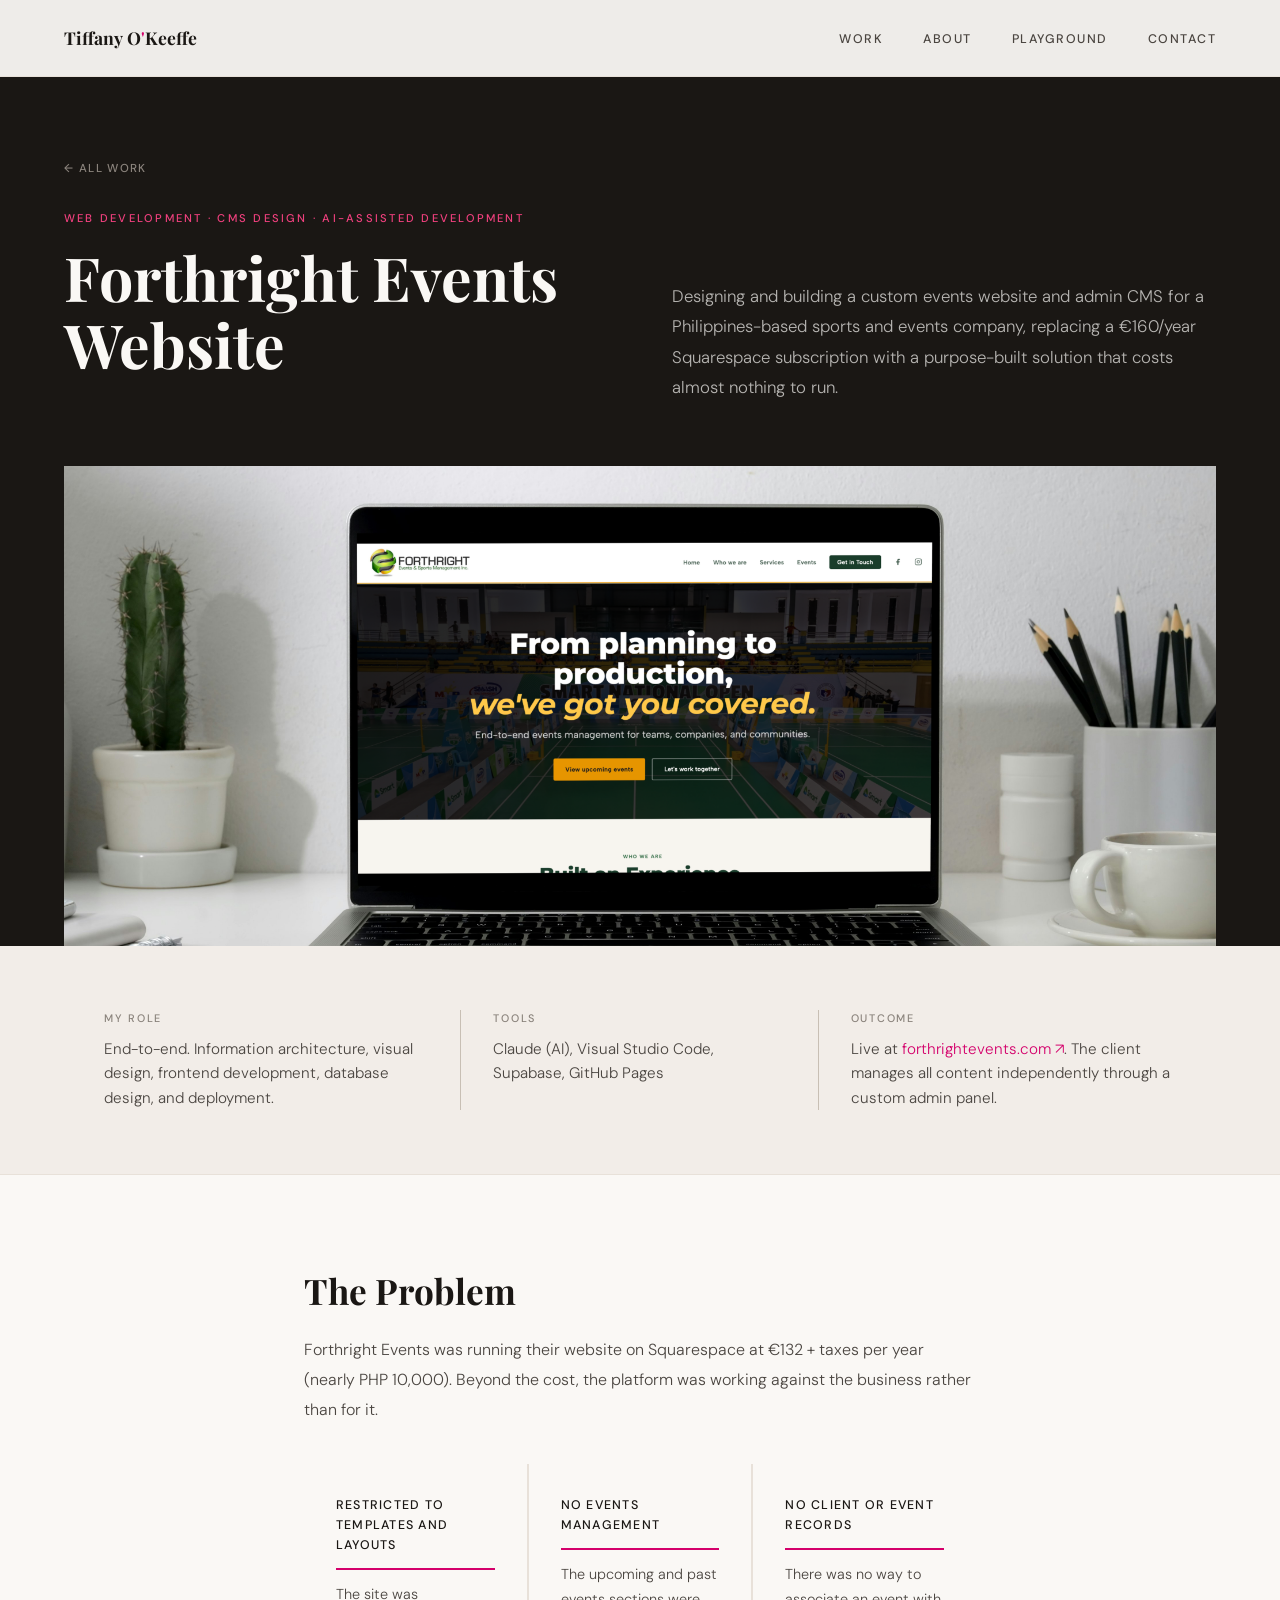
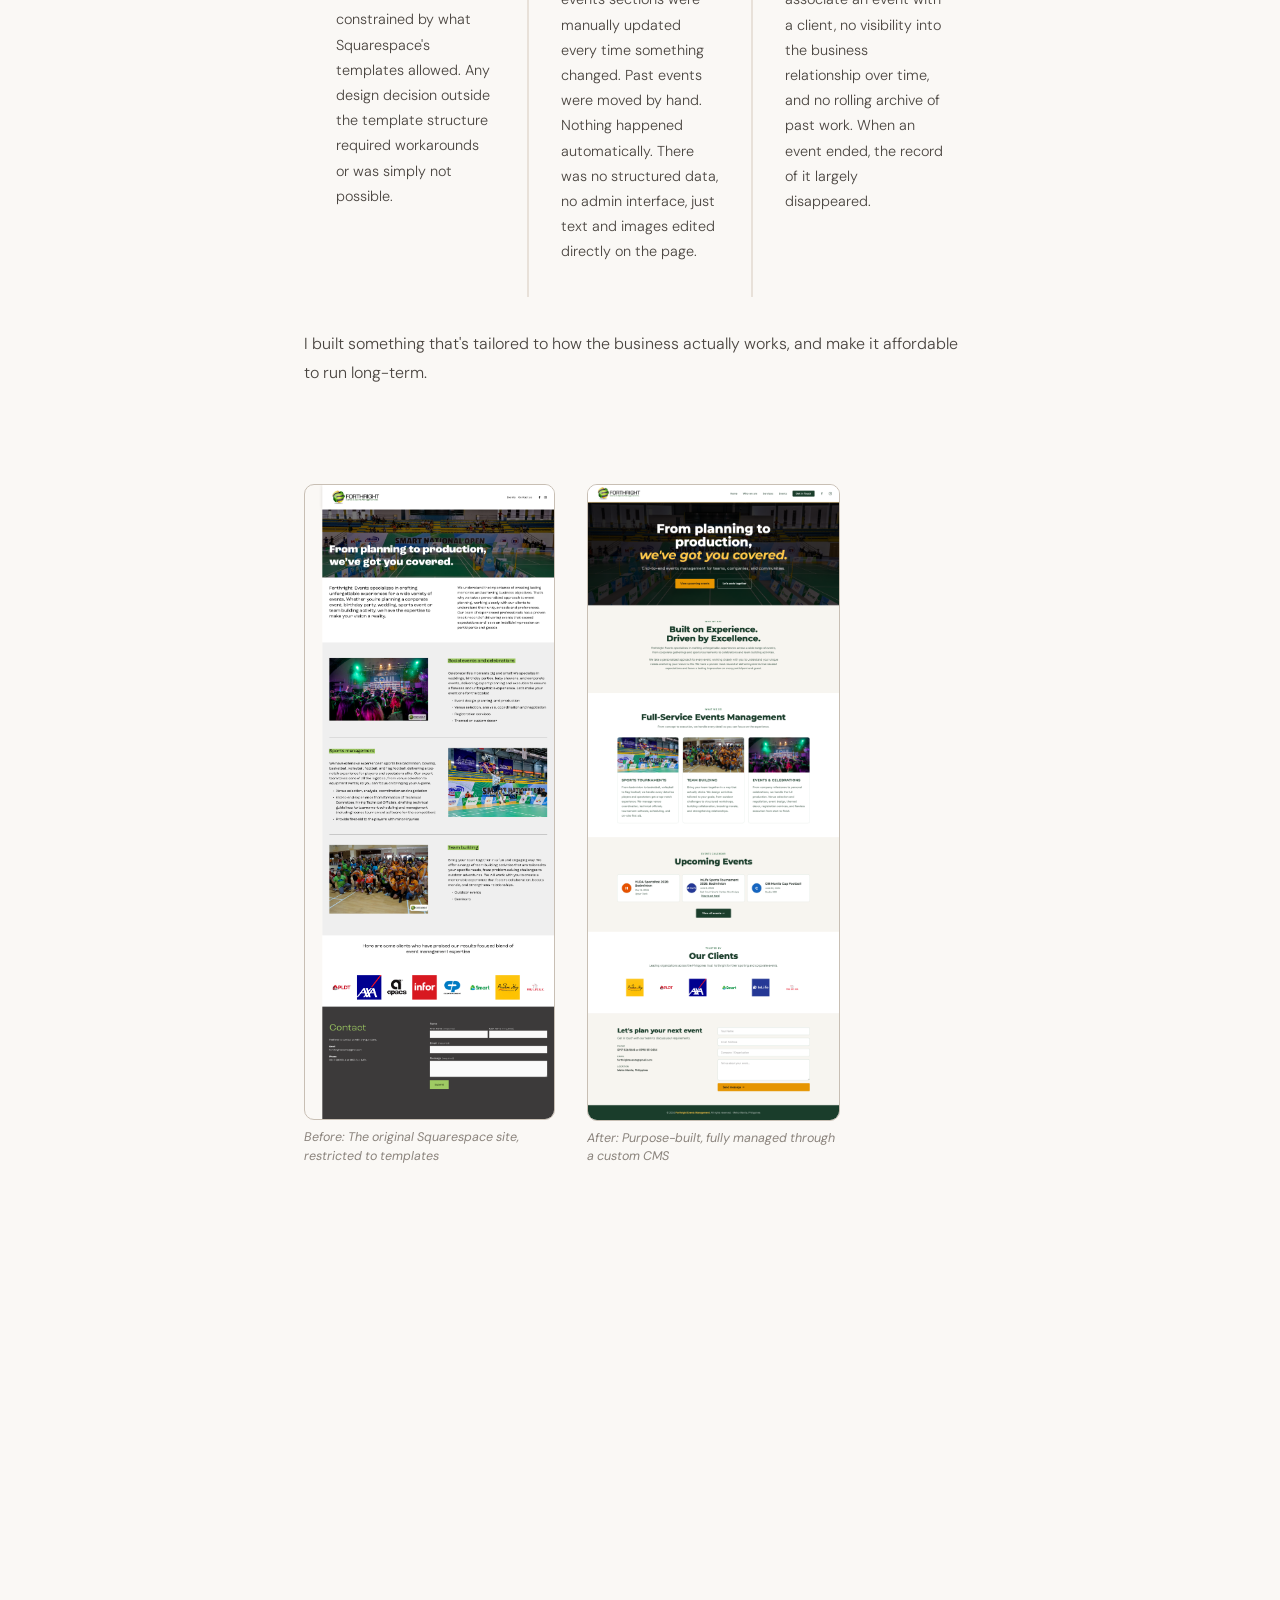
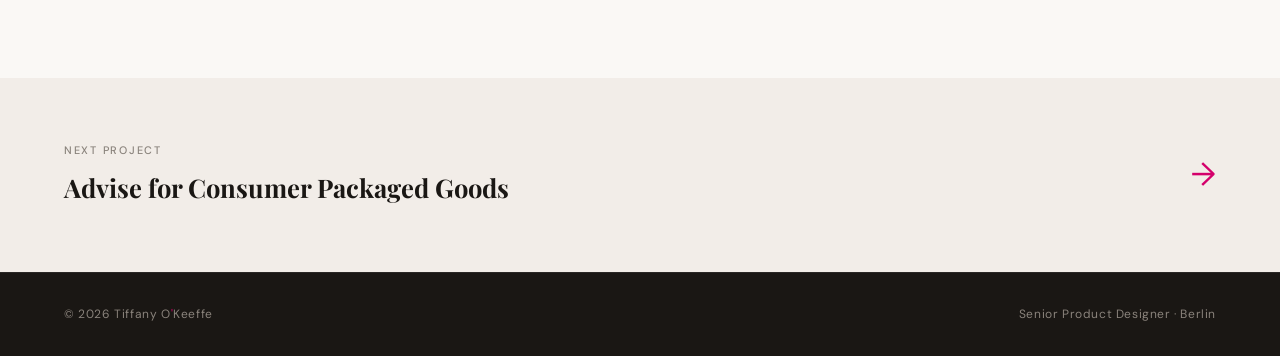
<file: work/forthright.html>
<!DOCTYPE html>
<html lang="en">
<head>
  <meta charset="UTF-8" />
  <meta name="viewport" content="width=device-width, initial-scale=1.0" />
  <title>Tiffany O'Keeffe | Senior Product Designer | SAAS, Fintech, Design Systems</title>
  <meta name="description" content="Designing and building a custom events website and admin CMS for a Philippines-based sports and events company." />

  <link rel="preconnect" href="https://fonts.googleapis.com" />
  <link rel="preconnect" href="https://fonts.gstatic.com" crossorigin />
  <link href="https://fonts.googleapis.com/css2?family=Playfair+Display:ital,wght@0,700;1,700&family=DM+Sans:wght@300;400;500&display=swap" rel="stylesheet" />
  <link rel="stylesheet" href="../css/style.css">
</head>
<body>

  <nav>
    <a href="../index.html" class="nav-logo">Tiffany O<span style="color: var(--pink);">'</span>Keeffe</a>
    <ul class="nav-links">
      <li><a href="../index.html#work">Work</a></li>
      <li><a href="../about.html">About</a></li>
      <li><a href="../playground.html">Playground</a></li>
      <li><a href="../index.html#contact">Contact</a></li>
    </ul>
    <button class="nav-hamburger" id="hamburger" aria-label="Menu">
      <span></span><span></span><span></span>
    </button>
  </nav>

  <!-- HERO -->
  <header class="cs-hero">
    <div class="cs-hero-inner">
      <div>
        <a href="../index.html#work" class="cs-back">← All work</a>
        <p class="cs-eyebrow">Web Development · CMS Design · AI-Assisted Development</p>
        <h1 class="cs-title">Forthright Events Website</h1>
      </div>
      <p class="cs-subtitle">Designing and building a custom events website and admin CMS for a Philippines-based sports and events company, replacing a €160/year Squarespace subscription with a purpose-built solution that costs almost nothing to run.</p>
    </div>
    <div class="hero-image">
        <img src="../images/forthright-hero.png" alt="Forthright Events Management" style="width:100%;height:480px;object-fit:cover;display:block;" />
      </div>
  </header>

  <!-- AT A GLANCE -->
  <div class="at-a-glance">
    <div class="at-a-glance-inner">
      <div class="glance-item">
        <div class="glance-label">My Role</div>
        <div class="glance-value">End-to-end. Information architecture, visual design, frontend development, database design, and deployment.</div>
      </div>
      <div class="glance-item">
        <div class="glance-label">Tools</div>
        <div class="glance-value">Claude (AI), Visual Studio Code, Supabase, GitHub Pages</div>
      </div>
      <div class="glance-item">
        <div class="glance-label">Outcome</div>
        <div class="glance-value">Live at <a href="https://forthrightevents.com" target="_blank">forthrightevents.com  ↗</a>. The client manages all content independently through a custom admin panel.</div>
      </div>
    </div>
  </div>

  <!-- MAIN CONTENT -->
  <div class="cs-content">

    <!-- THE PROBLEM -->
    <div class="cs-section fade-up">
      <h2 class="cs-section-title">The Problem</h2>
      <div class="cs-body">
        <p>Forthright Events was running their website on Squarespace at €132 + taxes per year (nearly PHP 10,000). Beyond the cost, the platform was working against the business rather than for it.</p>
      </div>

      <div class="pain-points" style="margin-top:2.5rem;">
        <div class="pain-point">
          <div class="pain-point-title">Restricted to templates and layouts</div>
          <p class="pain-point-desc">The site was constrained by what Squarespace's templates allowed. Any design decision outside the template structure required workarounds or was simply not possible.</p>
        </div>
        <div class="pain-point">
          <div class="pain-point-title">No events management</div>
          <p class="pain-point-desc">The upcoming and past events sections were manually updated every time something changed. Past events were moved by hand. Nothing happened automatically. There was no structured data, no admin interface, just text and images edited directly on the page.</p>
        </div>
        <div class="pain-point">
          <div class="pain-point-title">No client or event records</div>
          <p class="pain-point-desc">There was no way to associate an event with a client, no visibility into the business relationship over time, and no rolling archive of past work. When an event ended, the record of it largely disappeared.</p>
        </div>
      </div>

      <div class="cs-body">
        <p>I built something that's tailored to how the business actually works, and make it affordable to run long-term.</p>
      </div>
    </div>

    <div class="img-grid-2 eq-row" style="margin-top:2rem;">
  <div class="img-grid-item" style="--r:0.392">
    <img src="../images/forthright-before.png" alt="Old Squarespace site" style="width:100%;height:auto;display:block;">
    <p class="img-caption">Before: The original Squarespace site, restricted to templates</p>
  </div>
  <div class="img-grid-item" style="--r:0.396">
    <img src="../images/forthright-after.png" alt="New Forthright site" style="width:100%;height:auto;display:block;">
    <p class="img-caption">After: Purpose-built, fully managed through a custom CMS</p>
  </div>
</div>

    <!-- APPROACH -->
    <div class="cs-section fade-up">
      <h2 class="cs-section-title">Approach</h2>
      <div class="cs-body">
        <p>Rather than reaching for a CMS template, I started with what the business actually needed to manage: events with dates, venues, cover images, and photo albums; a client list with logos; and a public-facing site that reflected the brand.</p>
        <p>I used <strong>Claude as a development partner</strong> throughout, not to generate the whole thing, but as a collaborative tool for working through architecture decisions, debugging, and iterating quickly. All code was reviewed, edited, and adjusted in <strong>Visual Studio Code</strong>, giving me direct control over every decision. This approach let me move at a pace that wouldn't have been possible working alone, while still understanding and owning every part of the codebase.</p>
      </div>
    </div>

    <!-- INFORMATION ARCHITECTURE -->
    <div class="cs-section fade-up">
      <h2 class="cs-section-title">Information Architecture</h2>
      <div class="cs-body">
        <p>The project has two distinct surfaces:</p>
        <br>
        <div class="cs-subsection">
          <h3 class="cs-subsection-title">Public site</h3>
          <div class="cs-body">
          <p>A homepage with an upcoming events preview, a full events page with upcoming events grouped by month and past events in a photo card grid, and a contact form.</p>
          </div>
        </div>

        <div class="cs-subsection">
          <h3 class="cs-subsection-title">Admin panel</h3>
          <div class="cs-body">
            <p>A secured CMS where the client can add and manage events (with cover image upload, venue, date range, client association, and photo album link), manage their client list with logos, and control which clients are featured on the homepage. A slide-out drawer keeps the admin in context while editing, eliminating page jumps or scroll hunting.</p>
          </div>
        </div>
      </div>

      <div class="cs-img-stack">
        <div class="cs-img-block">
          <img src="../images/forthright-events-new.gif" alt="Forthright events page" style="width:100%;height:auto;display:block;" />
          <p class="img-caption">Upcoming events are grouped by month and past events are displayed in a photo card grid</p>
        </div>
        <div class="cs-img-block">
          <img src="../images/forthright-admin.png" alt="Forthright admin panel" style="width:100%;height:auto;display:block;" />
          <p class="img-caption">Admin panel: events table with sortable columns and slide-out drawer for adding and editing events</p>
        </div>
      </div>
    </div>

    <!-- KEY DESIGN DECISIONS -->
    <div class="cs-section fade-up">
      <h2 class="cs-section-title">Key Design Decisions</h2>

      <div class="cs-subsection">
        <h3 class="cs-subsection-title">Events linked to clients</h3>
        <div class="cs-body">
          <p>Events are associated with a client and not just standalone records. This means the admin can see how many events each client has had, building a record of the business relationship over time.</p>
        </div>
      </div>

      <div class="cs-subsection">
        <h3 class="cs-subsection-title">Event status updates automatically</h3>
        <div class="cs-body">
          <p>Upcoming events are shown as a clean list grouped by month, making it easy for people to see what's ahead. Past events use a photo card grid, where the cover image, Facebook album link, and client logo come together to tell the story of each event. The split happens automatically based on date, no more manual intervention needed.</p>
        </div>
      </div>

      <div class="cs-subsection">
        <h3 class="cs-subsection-title">Photo album field only appears for past events</h3>
        <div class="cs-body">
          <p>The Facebook album URL field is hidden in the admin form until the event date has passed. A small detail, but it removes confusion and keeps the form focused on what's relevant at the time.</p>
        </div>
      </div>

      <div class="cs-subsection">
        <h3 class="cs-subsection-title">Image uploads to cloud storage</h3>
        <div class="cs-body">
          <p>Rather than requiring the client to host images elsewhere and paste URLs, cover images and client logos upload directly from the admin panel to Supabase Storage. One step instead of three.</p>
        </div>
      </div>
    </div>

    <!-- OUTCOME -->
    <div class="cs-outcome fade-up">
      <div class="cs-outcome-inner">
        <h2 class="cs-outcome-title">Outcome</h2>
        <div class="outcome-points">
          <div class="outcome-point">
            <div class="outcome-point-title">Full design control</div>
            <p class="outcome-point-desc">Built from scratch in HTML and CSS, with no template constraints and no layout restrictions. Every design decision is intentional and editable.</p>
          </div>
          <div class="outcome-point">
            <div class="outcome-point-title">A real CMS</div>
            <p class="outcome-point-desc">Events, clients, logos, venues, and photo albums are all managed from a purpose-built admin panel. The public site updates instantly, with no page editing, no copy-pasting and no manual publishing steps.</p>
          </div>
          <div class="outcome-point">
            <div class="outcome-point-title">A rolling record of past work</div>
            <p class="outcome-point-desc">Past events are automatically archived with cover images, client associations, and photo album links, a permanent, growing record of what the business has delivered.</p>
          </div>
          <div class="outcome-point">
            <div class="outcome-point-title">Cost: nearly nothing</div>
            <p class="outcome-point-desc">GitHub Pages hosting is free. The custom domain costs approximately €12/year. Total running cost is over 90% less than the Squarespace subscription it replaced.</p>
          </div>
        </div>
        <a href="https://tiffymoon.github.io/forthright-website/" target="_blank" class="cs-outcome-link">Visit Forthright's website ↗</a>
      </div>
    </div>

  </div>

  <!-- NEXT PROJECT — update to whichever project should follow -->
  <a href="advise.html" class="cs-next">
    <div>
      <div class="cs-next-label">Next project</div>
      <div class="cs-next-title">Advise for Consumer Packaged Goods</div>
    </div>
    <div class="cs-next-arrow">→</div>
  </a>

  <footer>
    <p>© 2026 Tiffany O<span style="color: var(--pink);">'</span>Keeffe</p>
    <p>Senior Product Designer · Berlin</p>
  </footer>

  <script>
    const observer = new IntersectionObserver((entries) => {
      entries.forEach(entry => {
        if (entry.isIntersecting) {
          entry.target.classList.add('visible');
          observer.unobserve(entry.target);
        }
      });
    }, { threshold: 0.05, rootMargin: '0px 0px -30px 0px' });

    document.querySelectorAll('.fade-up').forEach(el => observer.observe(el));

    const hamburger = document.getElementById('hamburger');
    const navLinksList = document.querySelector('.nav-links');
    if (hamburger) {
      hamburger.addEventListener('click', () => {
        hamburger.classList.toggle('open');
        navLinksList.classList.toggle('open');
      });
      navLinksList.querySelectorAll('a').forEach(link => {
        link.addEventListener('click', () => {
          hamburger.classList.remove('open');
          navLinksList.classList.remove('open');
        });
      });
    }
  </script>

  <script src="../js/lightbox.js" defer></script>
</body>
</html>
</file>
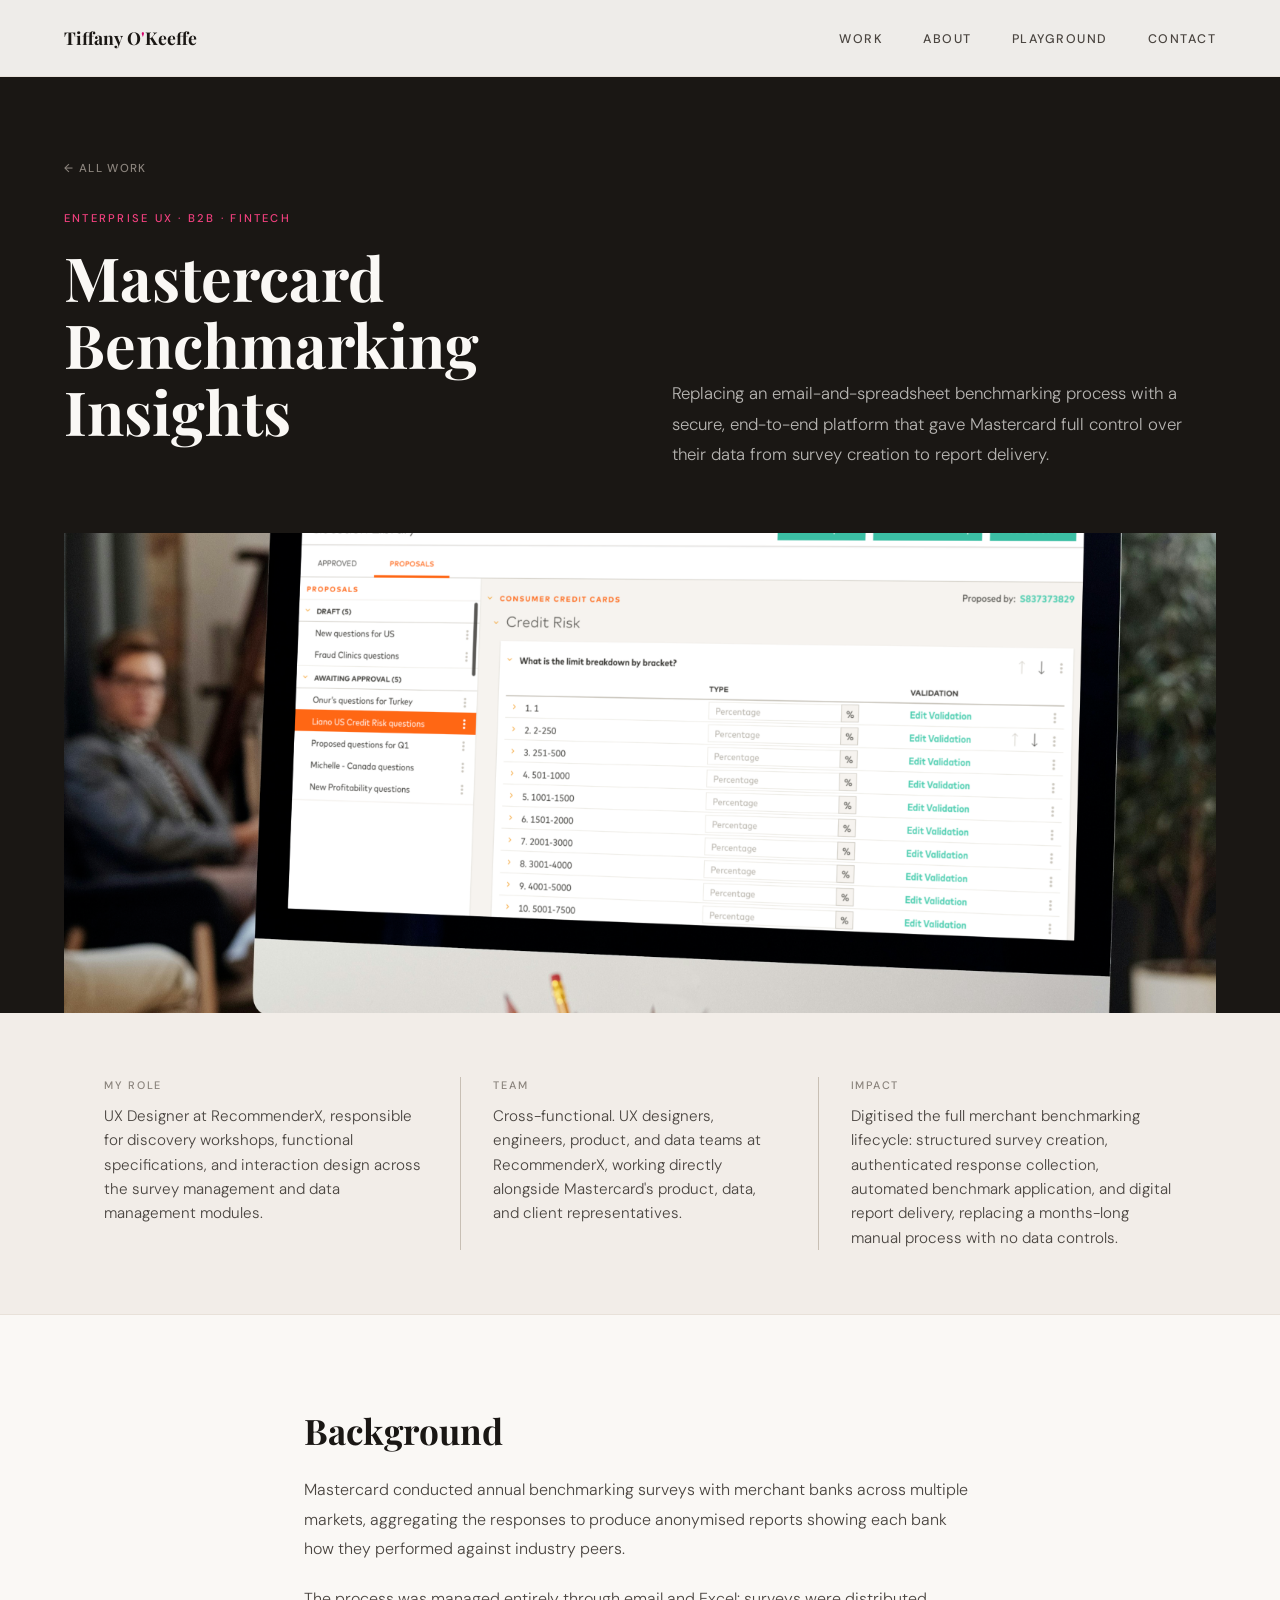
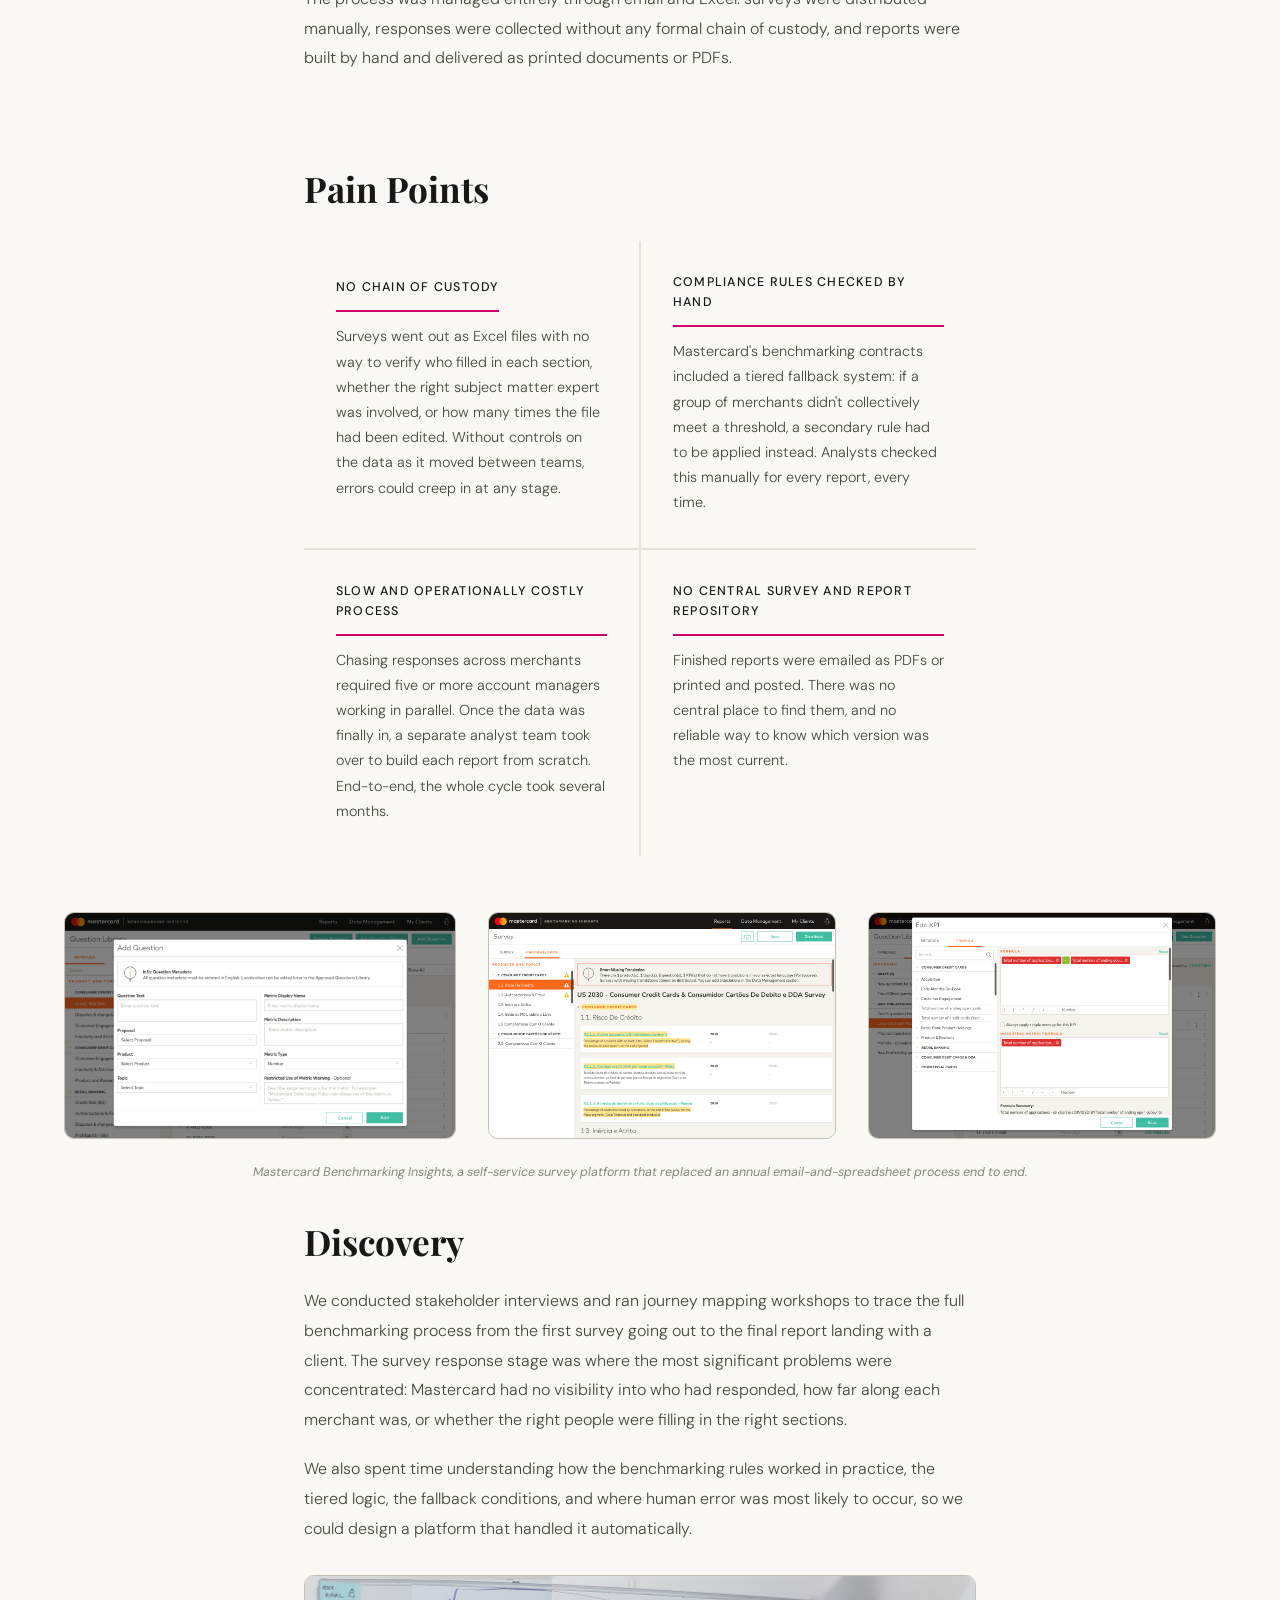
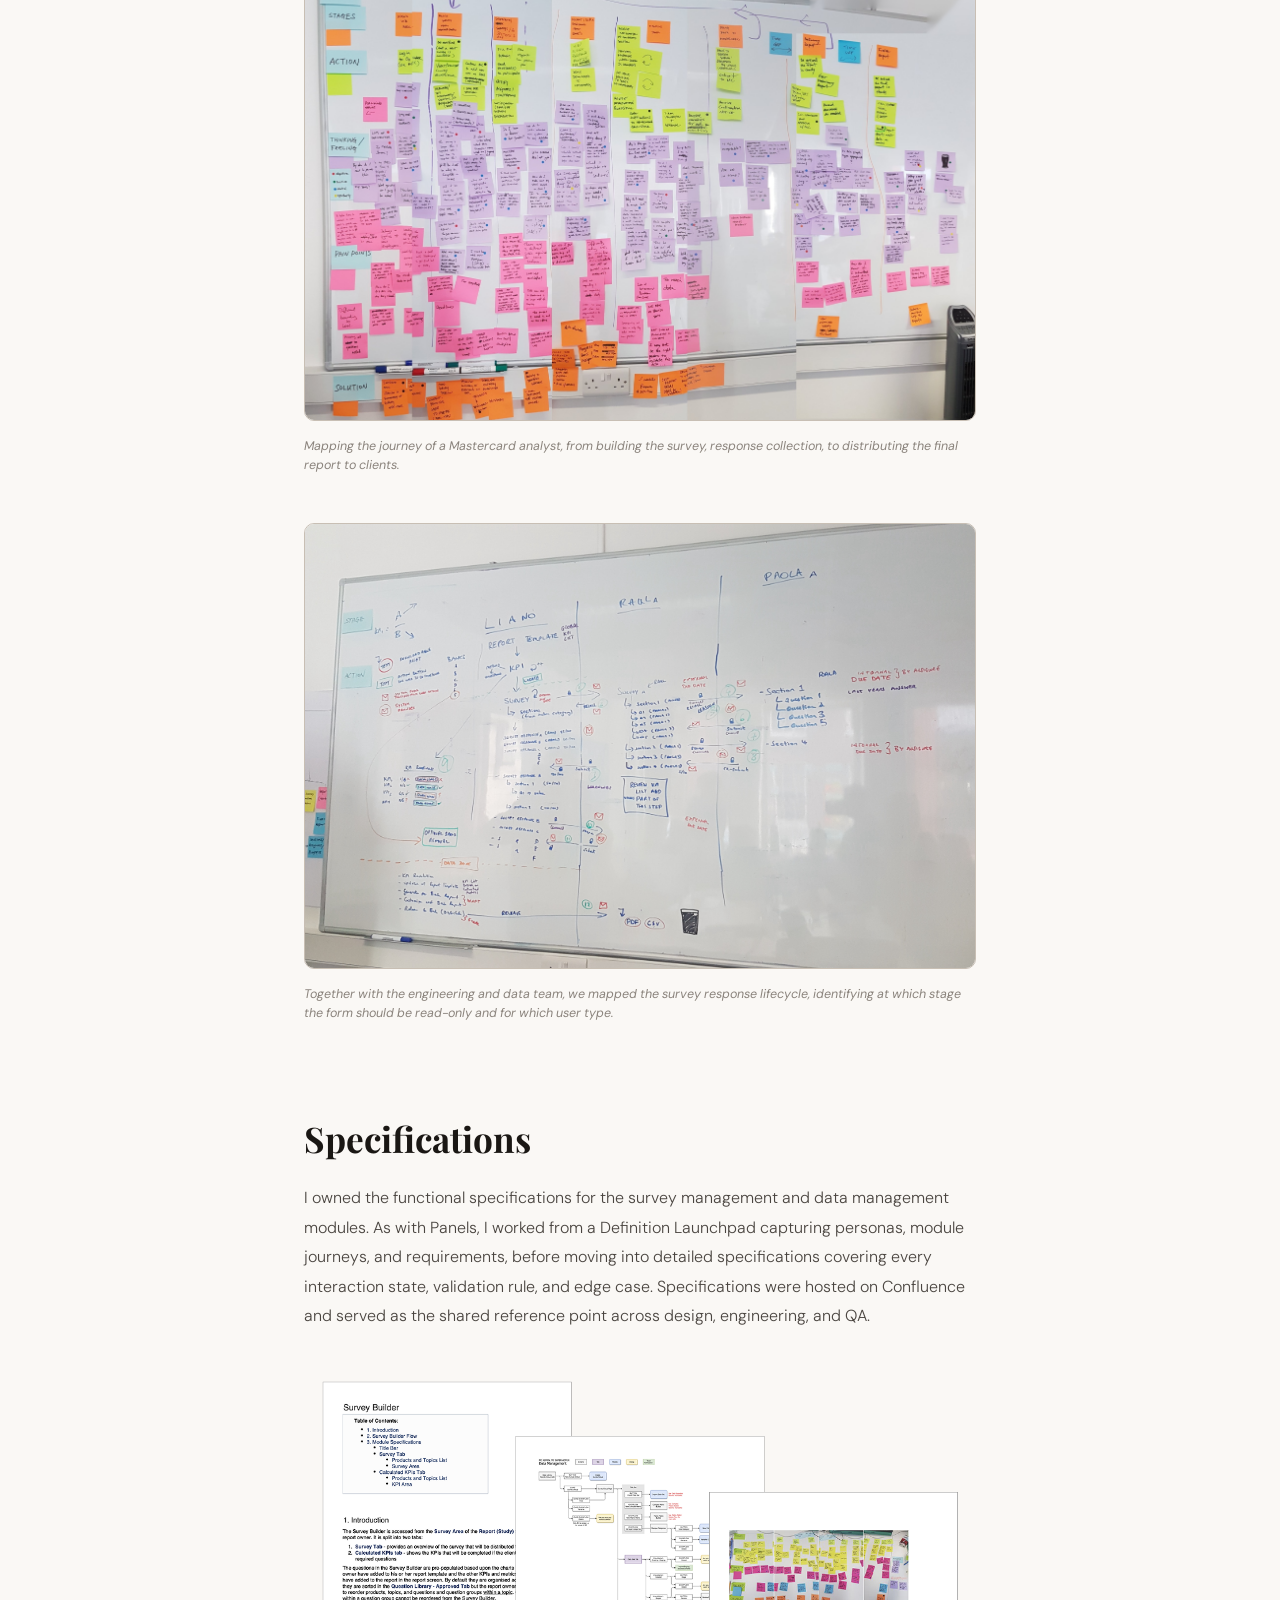
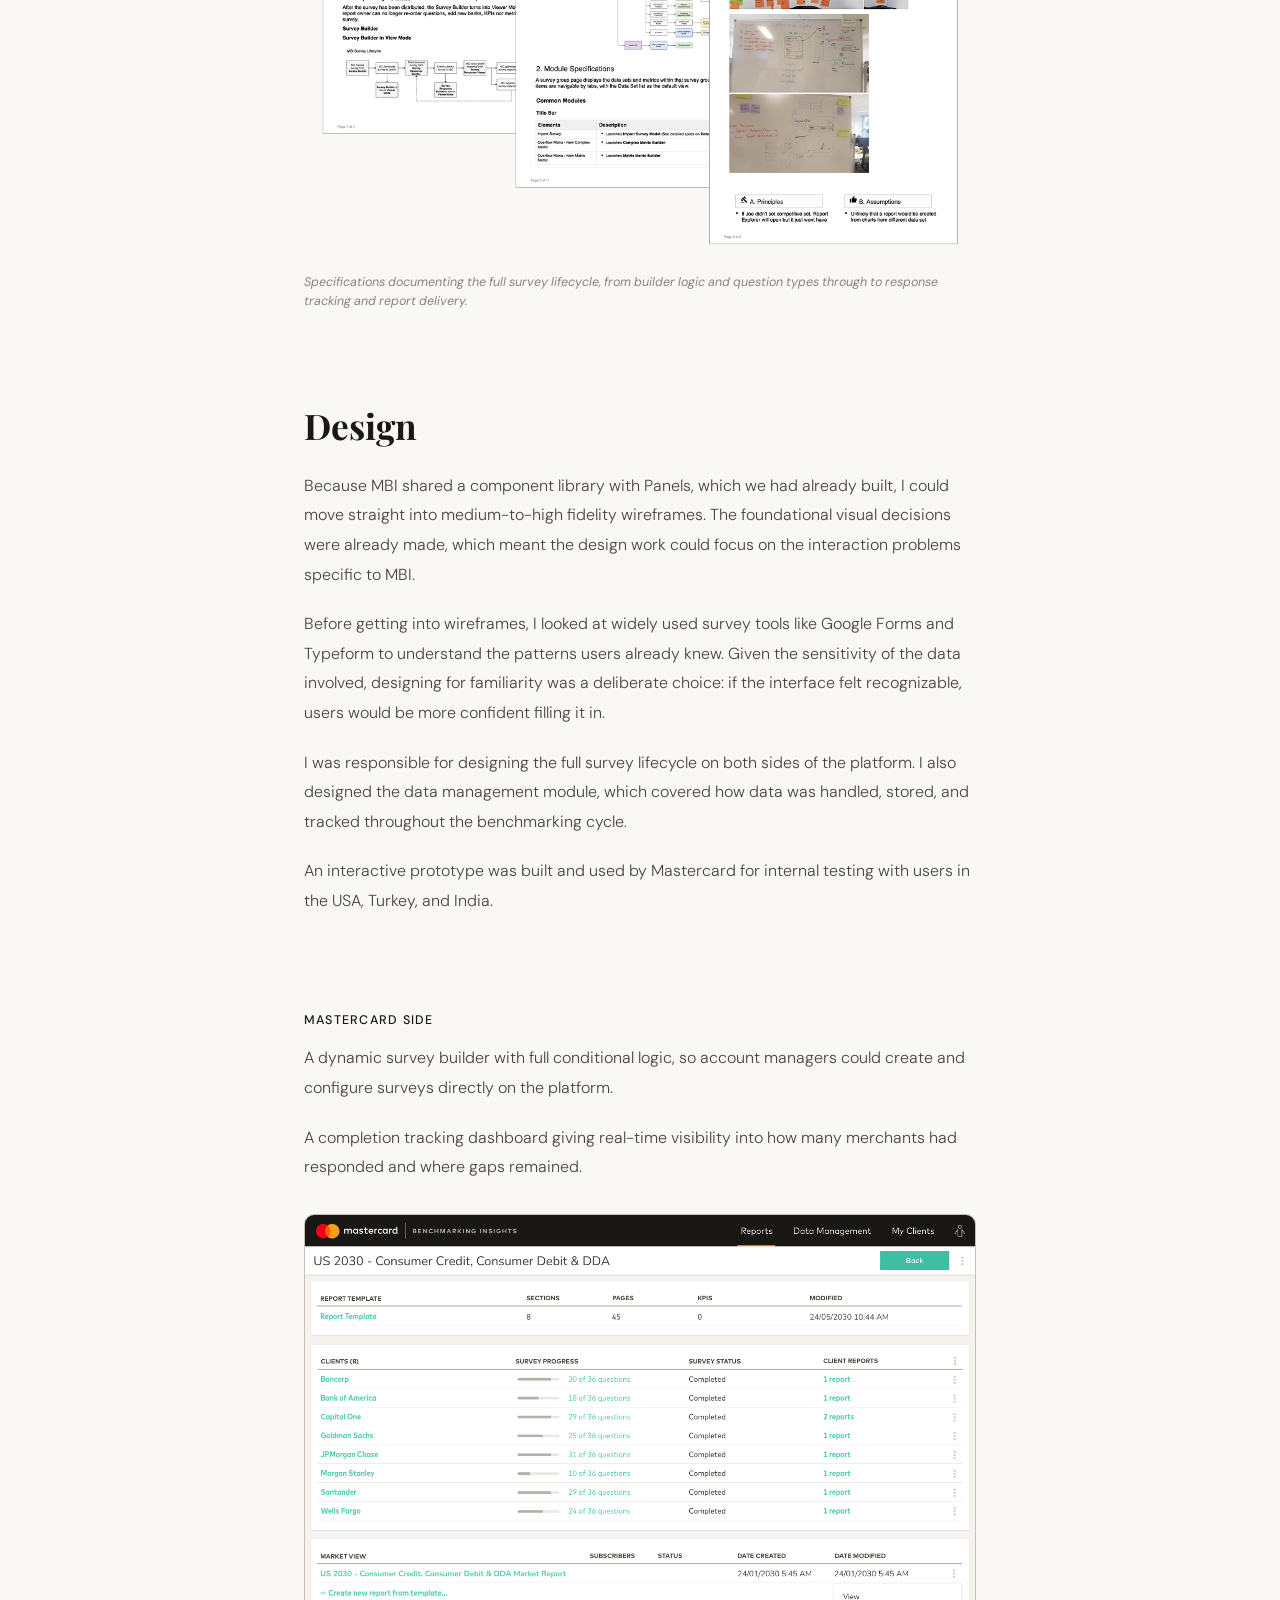
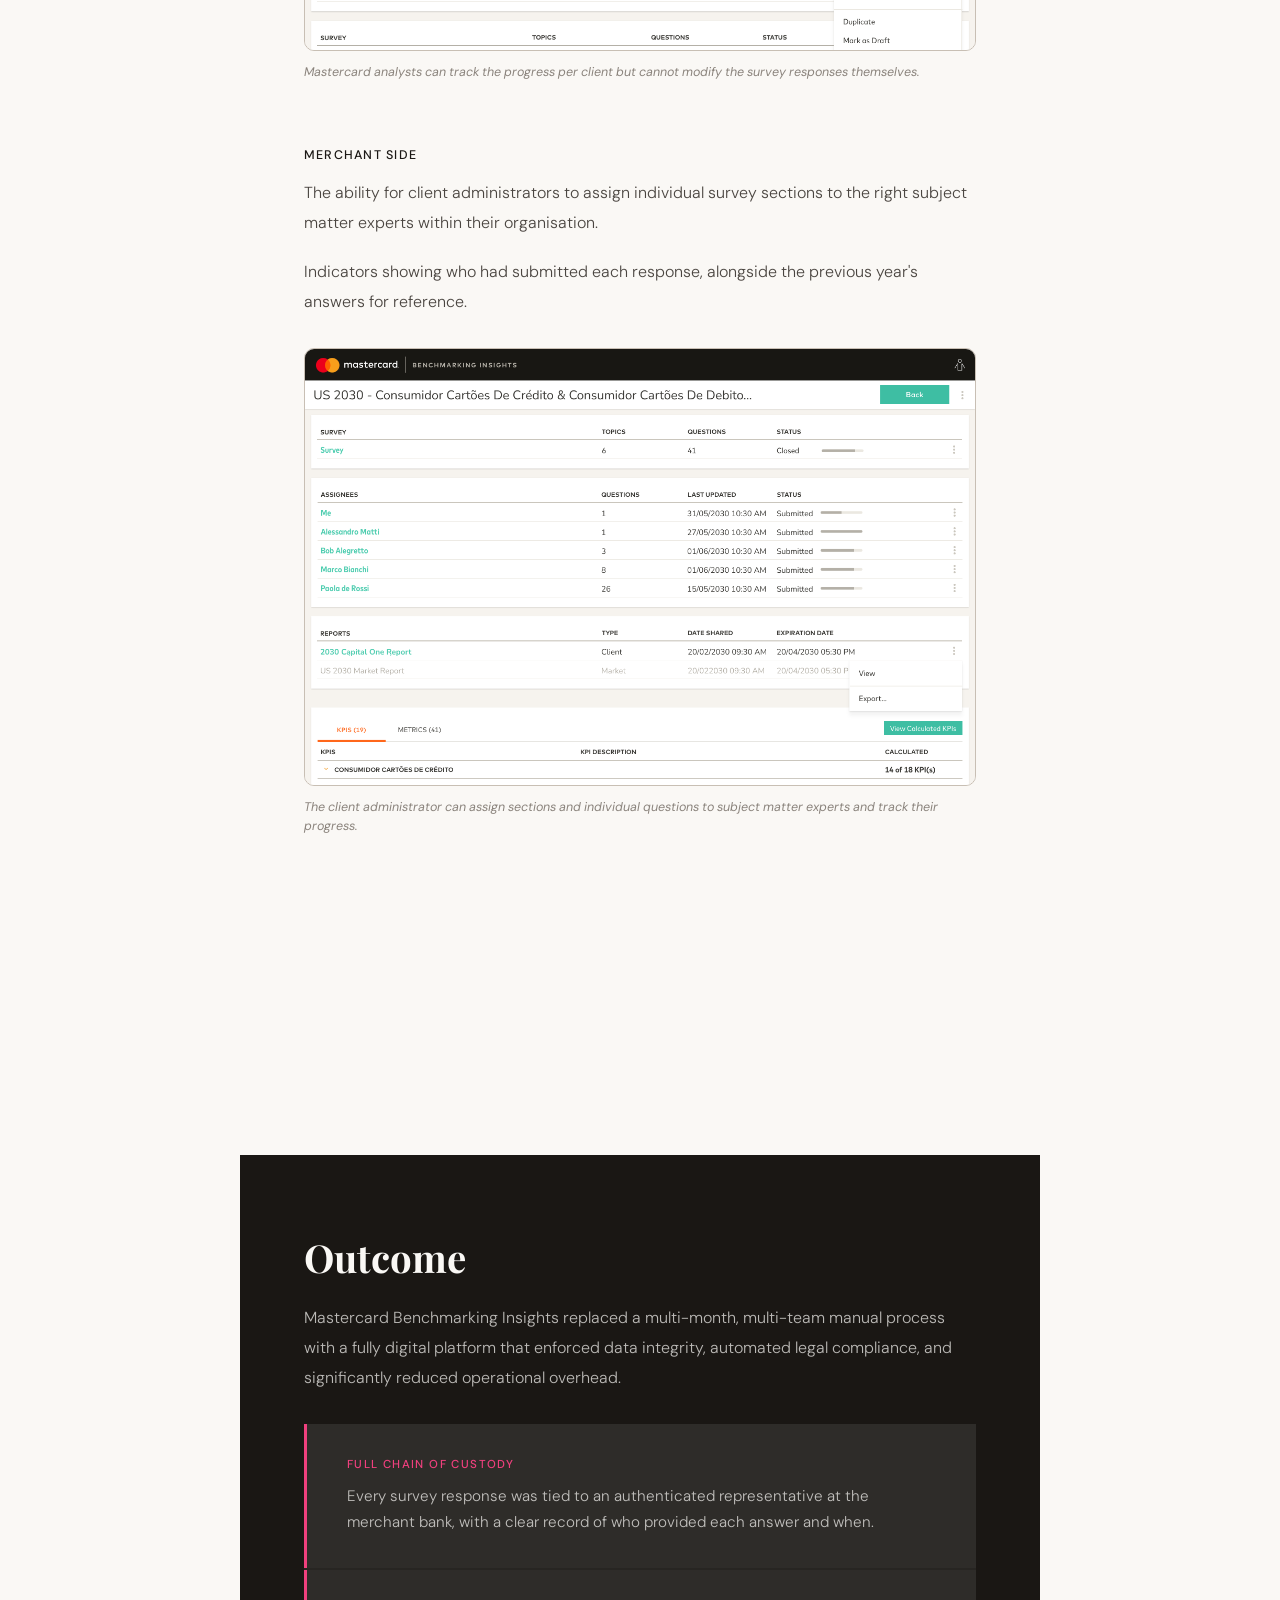
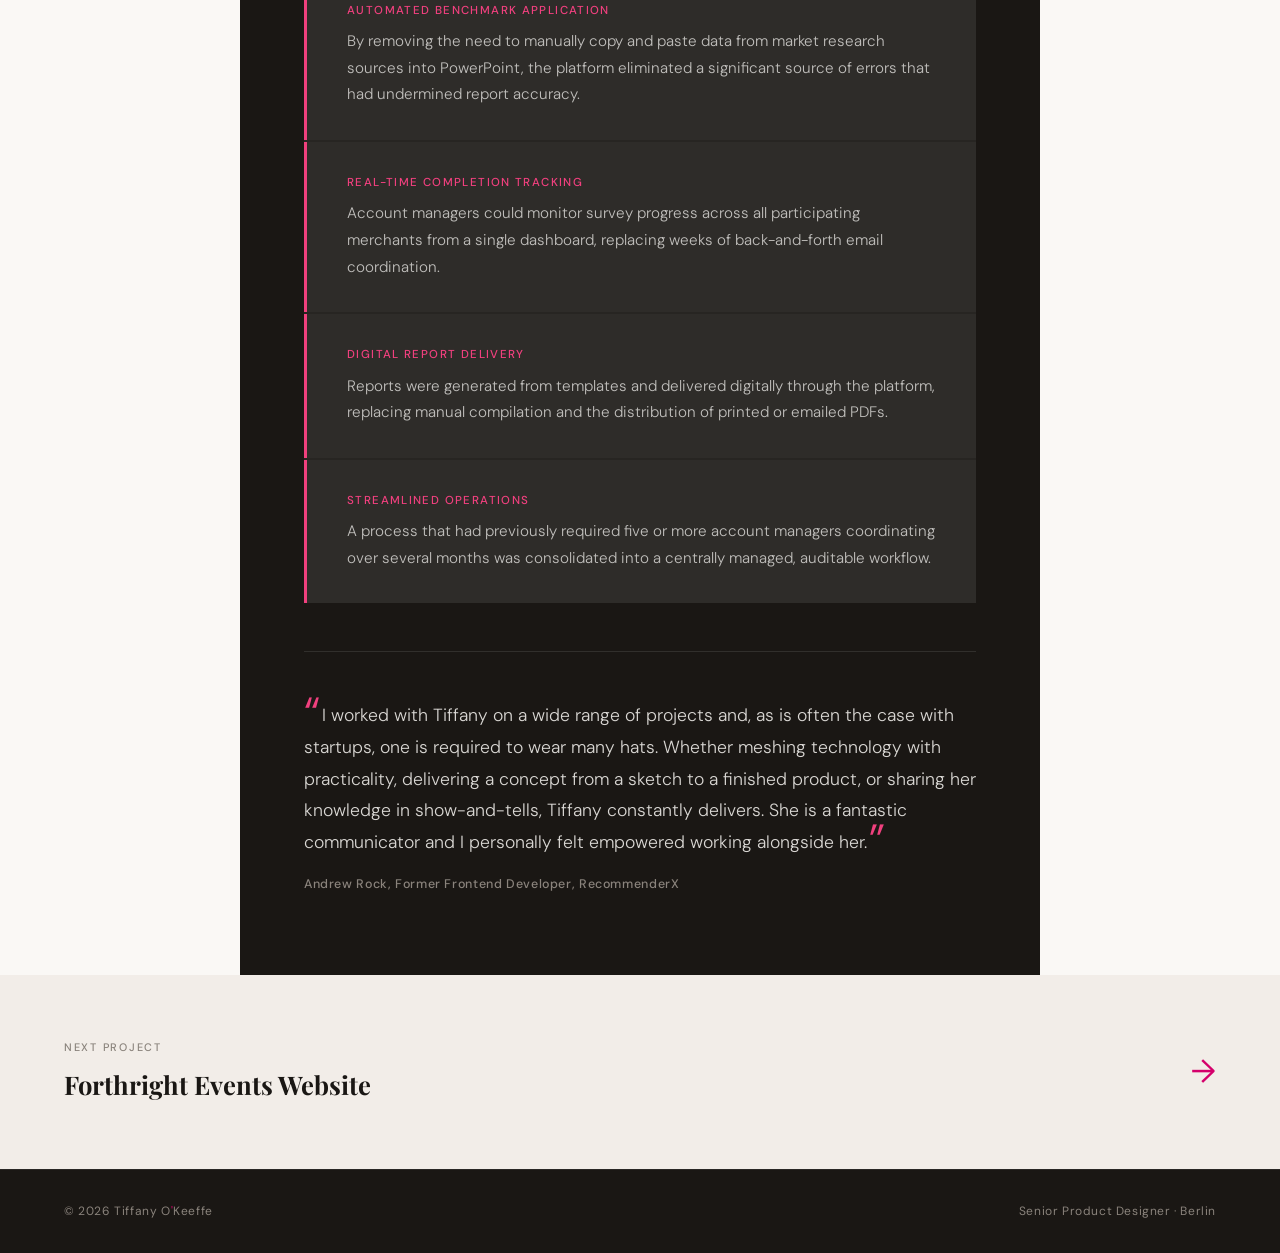
<file: work/mc-benchmarking.html>
<!DOCTYPE html>
<html lang="en">
<head>
  <meta charset="UTF-8" />
  <meta name="viewport" content="width=device-width, initial-scale=1.0" />
  <title>Tiffany O'Keeffe | Senior Product Designer | SAAS, Fintech, Design Systems</title>
  <meta name="description" content="From static PowerPoint reports to a self-service analytics platform: helping Mastercard put data exploration in the hands of their clients." />

  <link rel="preconnect" href="https://fonts.googleapis.com" />
  <link rel="preconnect" href="https://fonts.gstatic.com" crossorigin />
  <link href="https://fonts.googleapis.com/css2?family=Playfair+Display:ital,wght@0,700;1,700&family=DM+Sans:wght@300;400;500&display=swap" rel="stylesheet" />
  <link rel="stylesheet" href="../css/style.css">
</head>
<body>

  <nav>
    <a href="../index.html" class="nav-logo">Tiffany O<span style="color: var(--pink);">'</span>Keeffe</a>
    <ul class="nav-links">
      <li><a href="../index.html#work">Work</a></li>
      <li><a href="../about.html">About</a></li>
      <li><a href="../playground.html">Playground</a></li>
      <li><a href="../index.html#contact">Contact</a></li>
    </ul>
    <button class="nav-hamburger" id="hamburger" aria-label="Menu">
      <span></span>
      <span></span>
      <span></span>
    </button>
  </nav>

  <!-- HERO -->
  <header class="cs-hero">
    <div class="cs-hero-inner">
      <div>
        <a href="../index.html#work" class="cs-back">← All work</a>
        <p class="cs-eyebrow">Enterprise UX · B2B · Fintech</p>
        <h1 class="cs-title">Mastercard Benchmarking Insights</h1>
      </div>
      <p class="cs-subtitle">Replacing an email-and-spreadsheet benchmarking process with a secure, end-to-end platform that gave Mastercard full control over their data from survey creation to report delivery.</p>
    </div>
    <div class="hero-image">
      <img src="../images/mbi-hero.png" alt="Mastercard Benchmarking Insights" style="width:100%;height:480px;object-fit:cover;display:block;" />
    </div>
  </header>

  <!-- AT A GLANCE -->
  <div class="at-a-glance">
    <div class="at-a-glance-inner">
      <div class="glance-item">
        <div class="glance-label">My Role</div>
        <div class="glance-value">UX Designer at RecommenderX, responsible for discovery workshops, functional specifications, and interaction design across the survey management and data management modules.</div>
      </div>
      <div class="glance-item">
        <div class="glance-label">Team</div>
        <div class="glance-value">Cross-functional. UX designers, engineers, product, and data teams at RecommenderX, working directly alongside Mastercard's product, data, and client representatives.</div>
      </div>
      <div class="glance-item">
        <div class="glance-label">Impact</div>
        <div class="glance-value">Digitised the full merchant benchmarking lifecycle: structured survey creation, authenticated response collection, automated benchmark application, and digital report delivery, replacing a months-long manual process with no data controls.</div>
      </div>
    </div>
  </div>

  <!-- MAIN CONTENT -->
  <div class="cs-content">

    <!-- BACKGROUND -->
    <div class="cs-section fade-up">
      <h2 class="cs-section-title">Background</h2>
      <div class="cs-body">
        <p>Mastercard conducted annual benchmarking surveys with merchant banks across multiple markets, aggregating the responses to produce anonymised reports showing each bank how they performed against industry peers.</p>
        <p>The process was managed entirely through email and Excel: surveys were distributed manually, responses were collected without any formal chain of custody, and reports were built by hand and delivered as printed documents or PDFs.</p>
      </div>
    </div>

    <!-- PAIN POINTS -->
    <div class="cs-section fade-up">
      <h2 class="cs-section-title">Pain Points</h2>
      <div class="pain-points pain-points--2col">
        <div class="pain-point">
          <div class="pain-point-title">No chain of custody</div>
          <p class="pain-point-desc">Surveys went out as Excel files with no way to verify who filled in each section, whether the right subject matter expert was involved, or how many times the file had been edited. Without controls on the data as it moved between teams, errors could creep in at any stage.</p>
        </div>
        <div class="pain-point">
          <div class="pain-point-title">Compliance rules checked by hand</div>
          <p class="pain-point-desc">Mastercard's benchmarking contracts included a tiered fallback system: if a group of merchants didn't collectively meet a threshold, a secondary rule had to be applied instead. Analysts checked this manually for every report, every time.</p>
        </div>
        <div class="pain-point">
          <div class="pain-point-title">Slow and operationally costly process</div>
          <p class="pain-point-desc">Chasing responses across merchants required five or more account managers working in parallel. Once the data was finally in, a separate analyst team took over to build each report from scratch. End-to-end, the whole cycle took several months.</p>
        </div>
        <div class="pain-point">
          <div class="pain-point-title">No central survey and report repository</div>
          <p class="pain-point-desc">Finished reports were emailed as PDFs or printed and posted. There was no central place to find them, and no reliable way to know which version was the most current.</p>
        </div>
      </div>
    </div>
    </div>

<!-- DESIGN CAROUSEL , full bleed -->
  <div class="design-carousel">
    <div class="design-carousel-grid eq-row">
      <div class="design-carousel-item" style="--r:1.731">
        <img src="../images/mbi-add-question.png" alt="Survey builder" style="width:100%;height:auto;object-fit:contain;display:block;" />
      </div>
      <div class="design-carousel-item" style="--r:1.538">
        <img src="../images/mbi-translation.png" alt="Localisation" style="width:100%;height:auto;object-fit:contain;display:block;" />
      </div>
      <div class="design-carousel-item" style="--r:1.538">
        <img src="../images/mbi-edit-kpi.png" alt="Editing KPIs" style="width:100%;height:auto;object-fit:contain;display:block;" />
      </div>
    </div>
    <p class="design-carousel-caption">Mastercard Benchmarking Insights, a self-service survey platform that replaced an annual email-and-spreadsheet process end to end.</p>
  </div>

    <!-- DISCOVERY -->
    <div class="cs-content">
    <div class="cs-section fade-up">
      <h2 class="cs-section-title">Discovery</h2>
      <div class="cs-body">
        <p>We conducted stakeholder interviews and ran journey mapping workshops to trace the full benchmarking process from the first survey going out to the final report landing with a client. The survey response stage was where the most significant problems were concentrated: Mastercard had no visibility into who had responded, how far along each merchant was, or whether the right people were filling in the right sections.</p>
        <p>We also spent time understanding how the benchmarking rules worked in practice, the tiered logic, the fallback conditions, and where human error was most likely to occur, so we could design a platform that handled it automatically.</p>
      </div>
      <div class="cs-img-stack" style="margin-top: 2rem;">
  <div class="cs-img-block">
    <img src="../images/mbi-journey-map.jpg" alt="Journey mapping" style="width:100%;height:auto;display:block;" />
    <p class="img-caption">Mapping the journey of a Mastercard analyst, from building the survey, response collection, to distributing the final report to clients.</p>
  </div>
  <div class="cs-img-block">
    <img src="../images/mbi-survey-security.jpg" alt="Journey mapping" style="width:100%;height:auto;display:block;" />
    <p class="img-caption">Together with the engineering and data team, we mapped the survey response lifecycle, identifying at which stage the form should be read-only and for which user type.</p>
  </div>
</div>
    </div>

    <!-- SPECIFICATIONS -->
    <div class="cs-section fade-up">
      <h2 class="cs-section-title">Specifications</h2>
      <div class="cs-body">
        <p>I owned the functional specifications for the survey management and data management modules. As with Panels, I worked from a Definition Launchpad capturing personas, module journeys, and requirements, before moving into detailed specifications covering every interaction state, validation rule, and edge case. Specifications were hosted on Confluence and served as the shared reference point across design, engineering, and QA.</p>
      </div>
      <div style="margin-top: 2rem;">
        <img src="../images/mbi-specs.png" alt="Detailed Specifications" style="width:100%;height:auto;object-fit:contain;display:block;" />
        <p class="img-caption">Specifications documenting the full survey lifecycle, from builder logic and question types through to response tracking and report delivery.</p>
      </div>
    </div>

    <!-- DESIGN -->
    <div class="cs-section fade-up">
      <h2 class="cs-section-title">Design</h2>
      <div class="cs-body">
        <p>Because MBI shared a component library with Panels, which we had already built, I could move straight into medium-to-high fidelity wireframes. The foundational visual decisions were already made, which meant the design work could focus on the interaction problems specific to MBI.</p>
        <p>Before getting into wireframes, I looked at widely used survey tools like Google Forms and Typeform to understand the patterns users already knew. Given the sensitivity of the data involved, designing for familiarity was a deliberate choice: if the interface felt recognizable, users would be more confident filling it in.</p>
        <p>I was responsible for designing the full survey lifecycle on both sides of the platform. I also designed the data management module, which covered how data was handled, stored, and tracked throughout the benchmarking cycle.</p>
        <p>An interactive prototype was built and used by Mastercard for internal testing with users in the USA, Turkey, and India.</p>
      </div>
    </div>
    <div class="cs-subsection">
        <h3 class="cs-subsection-title">Mastercard side</h3>
        <div class="cs-body">
          <p>A dynamic survey builder with full conditional logic, so account managers could create and configure surveys directly on the platform.</p>
          <p>A completion tracking dashboard giving real-time visibility into how many merchants had responded and where gaps remained.</p>
        </div>
        <div style="margin-top: 2rem;">
            <img src="../images/mbi-mastercard-view.png" alt="Detailed Specifications" style="width:100%;height:auto;object-fit:contain;display:block;" />
            <p class="img-caption">Mastercard analysts can track the progress per client but cannot modify the survey responses themselves.</p>
        </div>
      </div>
    <div class="cs-subsection">
        <h3 class="cs-subsection-title">Merchant side</h3>
        <div class="cs-body">
          <p>The ability for client administrators to assign individual survey sections to the right subject matter experts within their organisation.</p>
          <p>Indicators showing who had submitted each response, alongside the previous year's answers for reference.</p>
        </div>
        <div style="margin-top: 2rem;">
            <img src="../images/mbi-client-view.png" alt="Detailed Specifications" style="width:100%;height:auto;object-fit:contain;display:block;" />
            <p class="img-caption">The client administrator can assign sections and individual questions to subject matter experts and track their progress.</p>
        </div>
      </div>
    </div>


  <div class="cs-content">

    <!-- OUTCOME -->
    <div class="cs-outcome fade-up">
      <div class="cs-outcome-inner">
        <h2 class="cs-outcome-title">Outcome</h2>
        
        <p class="cs-outcome-body">Mastercard Benchmarking Insights replaced a multi-month, multi-team manual process with a fully digital platform that enforced data integrity, automated legal compliance, and significantly reduced operational overhead.</p>

        <div class="outcome-points">
          <div class="outcome-point">
            <div class="outcome-point-title">Full chain of custody</div>
            <p class="outcome-point-desc">Every survey response was tied to an authenticated representative at the merchant bank, with a clear record of who provided each answer and when.</p>
          </div>
          <div class="outcome-point">
            <div class="outcome-point-title">Automated benchmark application</div>
            <p class="outcome-point-desc">By removing the need to manually copy and paste data from market research sources into PowerPoint, the platform eliminated a significant source of errors that had undermined report accuracy.</p>
          </div>
          <div class="outcome-point">
            <div class="outcome-point-title">Real-time completion tracking</div>
            <p class="outcome-point-desc">Account managers could monitor survey progress across all participating merchants from a single dashboard, replacing weeks of back-and-forth email coordination.</p>
          </div>
          <div class="outcome-point">
            <div class="outcome-point-title">Digital report delivery</div>
            <p class="outcome-point-desc">Reports were generated from templates and delivered digitally through the platform, replacing manual compilation and the distribution of printed or emailed PDFs.</p>
          </div>
          <div class="outcome-point">
            <div class="outcome-point-title">Streamlined operations</div>
            <p class="outcome-point-desc">A process that had previously required five or more account managers coordinating over several months was consolidated into a centrally managed, auditable workflow.</p>
          </div>
        </div>

        <div class="cs-closing-quote">
          <p class="cs-closing-quote-text">I worked with Tiffany on a wide range of projects and, as is often the case with startups, one is required to wear many hats. Whether meshing technology with practicality, delivering a concept from a sketch to a finished product, or sharing her knowledge in show-and-tells, Tiffany constantly delivers. She is a fantastic communicator and I personally felt empowered working alongside her.</p>
          <p class="cs-closing-quote-cite">Andrew Rock, Former Frontend Developer, RecommenderX</p>
        </div>
      </div>
    </div>

  </div>

  <!-- NEXT PROJECT -->
  <a href="forthright.html" class="cs-next">
    <div>
      <div class="cs-next-label">Next project</div>
      <div class="cs-next-title">Forthright Events Website</div>
    </div>
    <div class="cs-next-arrow">→</div>
  </a>

  <footer>
    <p>© 2026 Tiffany O<span style="color: var(--pink);">'</span>Keeffe</p>
    <p>Senior Product Designer · Berlin</p>
  </footer>

  <script>
    const observer = new IntersectionObserver((entries) => {
      entries.forEach(entry => {
        if (entry.isIntersecting) {
          entry.target.classList.add('visible');
          observer.unobserve(entry.target);
        }
      });
    }, { threshold: 0.05, rootMargin: '0px 0px -30px 0px' });

    document.querySelectorAll('.fade-up').forEach(el => observer.observe(el));

    const hamburger = document.getElementById('hamburger');
    const navLinksList = document.querySelector('.nav-links');
    if (hamburger) {
      hamburger.addEventListener('click', () => {
        hamburger.classList.toggle('open');
        navLinksList.classList.toggle('open');
      });
      navLinksList.querySelectorAll('a').forEach(link => {
        link.addEventListener('click', () => {
          hamburger.classList.remove('open');
          navLinksList.classList.remove('open');
        });
      });
    }
  </script>

  <script src="../js/lightbox.js" defer></script>
</body>
</html>
</file>
<file: css/style.css>
@import url('https://fonts.googleapis.com/css2?family=Playfair+Display:ital,wght@0,700;1,700&family=DM+Sans:wght@300;400;500&display=swap');

:root {
  --greige:      #f2ede8;
  --greige-mid:  #e8e1d9;
  --greige-dark: #c8bfb4;
  --ink:         #1a1714;
  --ink-soft:    #4a4540;
  --ink-muted:   #8a837c;
  --pink:        #d4006b;
  --pink-dark:   #b3005a;
  --pink-light:  #f0407e;
  --white:       #faf8f5;
}

*, *::before, *::after { box-sizing: border-box; margin: 0; padding: 0; }
html { scroll-behavior: smooth; }
body {
  font-family: 'DM Sans', sans-serif;
  background: var(--white);
  color: var(--ink);
  font-size: 16px;
  line-height: 1.6;
  overflow-x: hidden;
}

/* NAV standard */
nav {
  position: fixed; top: 0; left: 0; right: 0; z-index: 100;
  display: flex; justify-content: space-between; align-items: center;
  padding: 1.5rem 4rem;
  background: rgba(250, 248, 245, 0.95);
  backdrop-filter: blur(12px);
  border-bottom: 1px solid var(--greige-mid);
}
.nav-logo { font-family: 'Playfair Display', serif; font-size: 1.1rem; font-weight: 700; color: var(--ink); text-decoration: none; }
.nav-links { display: flex; gap: 2.5rem; list-style: none; }
.nav-links a { font-size: 0.78rem; font-weight: 500; letter-spacing: 0.12em; text-transform: uppercase; color: var(--ink-soft); text-decoration: none; transition: color 0.2s; }
.nav-links a:hover, .nav-links a.active { color: var(--pink); }

/* NAV transparent (index only) */
nav.transparent { background: transparent; border-bottom-color: transparent; transition: background 0.4s ease, padding 0.4s ease, border-color 0.4s ease; }
nav.transparent .nav-logo { color: var(--white); transition: color 0.4s ease; }
nav.transparent .nav-links a { color: rgba(255,255,255,0.8); transition: color 0.4s ease; }
nav.transparent.scrolled { background: rgba(250, 248, 245, 0.95); backdrop-filter: blur(12px); padding: 1rem 4rem; border-bottom: 1px solid var(--greige-mid); }
nav.transparent.scrolled .nav-logo { color: var(--ink); }
nav.transparent.scrolled .nav-links a { color: var(--ink-soft); }
.nav-links a:hover { color: var(--pink) !important; }

/* Hamburger */
.nav-hamburger { display: none; flex-direction: column; gap: 5px; cursor: pointer; padding: 0.5rem; background: none; border: none; z-index: 201; }
.nav-hamburger span { display: block; width: 24px; height: 2px; background: var(--ink); transition: all 0.3s ease; }
nav.transparent .nav-hamburger span { background: var(--white); }
nav.transparent.scrolled .nav-hamburger span { background: var(--ink); }
.nav-hamburger.open span:nth-child(1) { transform: translateY(7px) rotate(45deg); }
.nav-hamburger.open span:nth-child(2) { opacity: 0; }
.nav-hamburger.open span:nth-child(3) { transform: translateY(-7px) rotate(-45deg); }

/* Footer */
footer { background: var(--ink); border-top: 1px solid rgba(255,255,255,0.07); padding: 2rem 4rem; display: flex; justify-content: space-between; align-items: center; }
footer p { font-size: 0.75rem; color: var(--ink-muted); letter-spacing: 0.05em; }

/* Shared */
.section-label { font-size: 0.7rem; font-weight: 500; letter-spacing: 0.2em; text-transform: uppercase; color: var(--pink); margin-bottom: 1rem; }
.section-title { font-family: 'Playfair Display', serif; font-size: clamp(2rem, 4vw, 3rem); font-weight: 700; line-height: 1.15; color: var(--ink); margin-bottom: 3rem; }
.btn { display: inline-block; padding: 0.85rem 2rem; background: var(--pink); color: var(--white); font-size: 0.78rem; font-weight: 500; letter-spacing: 0.1em; text-transform: uppercase; text-decoration: none; white-space: nowrap; transition: background 0.2s ease, transform 0.2s ease; flex-shrink: 0; }
.btn:hover { background: var(--pink-dark); transform: scale(1.02); }

/* Animations */
@keyframes fadeUp { from { opacity: 0; transform: translateY(24px); } to { opacity: 1; transform: translateY(0); } }
@keyframes fadeIn { from { opacity: 0; } to { opacity: 1; } }
.fade-up { opacity: 0; transform: translateY(20px); transition: opacity 0.55s ease, transform 0.55s ease; }
.fade-up.visible { opacity: 1; transform: translateY(0); }

/* ── INDEX ── */
.hero { position: relative; height: 75vh; min-height: 560px; padding-top: 4rem; display: flex; align-items: center; overflow: hidden; background: #1a1714; }
.hero-content { position: relative; z-index: 2; padding: 0 4rem; max-width: 900px; }
.hero-eyebrow { font-size: 0.75rem; font-weight: 500; letter-spacing: 0.18em; text-transform: uppercase; color: rgba(250,248,245,0.85); margin-bottom: 1.5rem; opacity: 0; animation: fadeUp 0.8s ease 0.3s forwards; }
.hero-title { font-family: 'Playfair Display', serif; font-size: clamp(3.5rem, 8vw, 7rem); font-weight: 700; line-height: 1.05; color: var(--white); letter-spacing: -0.01em; margin-bottom: 2rem; opacity: 0; animation: fadeUp 0.8s ease 0.5s forwards; }
.hero-title em { font-style: italic; color: var(--greige-dark); }
.hero-title strong { font-weight: 700; }
.hero-fade { animation: heroFadeOut 0.7s ease 2.0s forwards; }
.hero-collapse { display: grid; grid-template-rows: 1fr; animation: heroCollapse 0.7s ease 3.9s forwards; }
.hero-collapse > * { overflow: hidden; min-height: 0; padding-bottom: 0.3em; margin-bottom: -0.3em; }
.hero-title .nowrap { white-space: nowrap; }
@keyframes heroFadeOut { to { opacity: 0; } }
@keyframes heroCollapse { to { grid-template-rows: 0fr; } }
.hero-subtitle { font-size: 1.05rem; font-weight: 300; color: rgba(250,248,245,0.72); max-width: 520px; line-height: 1.75; opacity: 0; animation: fadeUp 0.8s ease 0.7s forwards; }
.hero-cta { display: inline-block; margin-top: 2.5rem; padding: 0.85rem 2rem; background: var(--pink); color: var(--white); font-size: 0.78rem; font-weight: 500; letter-spacing: 0.1em; text-transform: uppercase; text-decoration: none; transition: background 0.2s ease, transform 0.2s ease; opacity: 0; animation: fadeUp 0.8s ease 0.9s forwards; }
.hero-cta:hover { background: var(--pink-dark); transform: scale(1.02); }
.hero-scroll { position: absolute; bottom: 2.5rem; left: 4rem; z-index: 2; display: flex; align-items: center; gap: 0.75rem; font-size: 0.68rem; letter-spacing: 0.14em; text-transform: uppercase; color: rgba(255,255,255,0.35); opacity: 0; animation: fadeIn 1s ease 1.4s forwards; }
.hero-scroll::before { content: ''; display: block; width: 40px; height: 1px; background: rgba(255,255,255,0.25); }
.services { background: var(--greige); padding: 7rem 4rem; }
.services-inner { max-width: 1200px; margin: 0 auto; }
.services-grid { display: grid; grid-template-columns: repeat(3, 1fr); border-top: 1px solid var(--greige-dark); }
.service-item { padding: 3rem 2.5rem 3rem 0; border-right: 1px solid var(--greige-dark); }
.service-item:last-child { border-right: none; padding-right: 0; }
.service-item:not(:first-child) { padding-left: 2.5rem; }
.service-number { font-family: 'Playfair Display', serif; font-size: 3rem; font-weight: 700; color: var(--greige-dark); line-height: 1; margin-bottom: 1.25rem; }
.service-name { font-size: 0.72rem; font-weight: 500; letter-spacing: 0.14em; text-transform: uppercase; color: var(--ink); margin-bottom: 1rem; }
.service-desc { font-size: 0.95rem; color: var(--ink-soft); line-height: 1.7; font-weight: 300; }
.work { background: var(--white); padding: 7rem 4rem; }
.work-inner { max-width: 1200px; margin: 0 auto; }
.work-grid { display: grid; grid-template-columns: repeat(2, 1fr); gap: 0; column-gap: 2rem; }
.case-study { background: var(--white); padding: 3rem; display: flex; flex-direction: column; gap: 1.25rem; text-decoration: none; color: inherit; opacity: 0; transform: translateY(28px); transition: opacity 0.55s ease, transform 0.55s ease, background 0.25s ease; }
.case-study.visible { opacity: 1; transform: translateY(0); }
.case-study:hover { background: var(--greige); }
.case-study:hover .cs-arrow { transform: translate(4px, -4px); }
.cs-image { position: relative; width: calc(100% + 6rem); height: 300px; overflow: hidden; margin: -3rem -3rem 0 -3rem; background: transparent; border-bottom: 1px solid var(--greige-dark); }
.cs-image img { position: absolute; top: 1.75rem; left: 1.75rem; width: calc(100% - 3.5rem); height: calc(100% - 1.75rem); object-fit: cover; object-position: top left; display: block; background: var(--white); border: 1px solid var(--greige-dark); border-bottom: none; border-radius: 10px 10px 0 0; }
.cs-lock { position: absolute; top: 0.75rem; right: 0.75rem; z-index: 2; width: 32px; height: 32px; border-radius: 50%; background: var(--white); border: 1px solid var(--greige-dark); color: var(--ink); display: flex; align-items: center; justify-content: center; }
.cs-lock svg { width: 16px; height: 16px; fill: none; stroke: currentColor; stroke-width: 1.8; stroke-linecap: round; stroke-linejoin: round; }
.case-study.visible .cs-image img { animation: screenRise 0.9s cubic-bezier(0.22, 0.7, 0.2, 1) 0.3s both; }
@keyframes screenRise { from { opacity: 0; transform: translateY(48px); } to { opacity: 1; transform: translateY(0); } }
@media (max-width: 900px) { .cs-image { height: 220px; } }
@media (prefers-reduced-motion: reduce) { .case-study.visible .cs-image img { animation: none; } }
.cs-index { font-family: 'Playfair Display', serif; font-size: 0.95rem; color: var(--greige-dark); font-weight: 700; }
.cs-card-title { font-family: 'Playfair Display', serif; font-size: 1.6rem; font-weight: 700; line-height: 1.2; color: var(--ink); }
.cs-desc { font-size: 0.9rem; color: var(--ink-soft); line-height: 1.75; font-weight: 300; flex: 1; }
.cs-tags { display: flex; flex-wrap: wrap; gap: 0.5rem; }
.cs-tag { font-size: 0.67rem; font-weight: 500; letter-spacing: 0.1em; text-transform: uppercase; color: var(--ink-muted); border: 1px solid var(--greige-dark); padding: 0.3rem 0.75rem; }
.cs-footer { display: flex; justify-content: space-between; align-items: center; padding-top: 1rem; border-top: 1px solid var(--greige-mid); }
.cs-cta { font-size: 0.72rem; font-weight: 500; letter-spacing: 0.12em; text-transform: uppercase; color: var(--pink); }
.cs-arrow { font-size: 1.1rem; color: var(--pink); transition: transform 0.2s ease; }
.contact { background: var(--ink); color: var(--white); text-align: center; padding: 8rem 4rem; }
.contact .section-label { color: var(--pink-light); }
.contact .section-title { color: var(--white); max-width: 600px; margin: 1rem auto 2.5rem; }
.contact-btn { display: block; width: fit-content; margin: 0 auto 2.5rem; padding: 0.85rem 2.5rem; background: var(--pink); color: var(--white); font-size: 0.78rem; font-weight: 500; letter-spacing: 0.1em; text-transform: uppercase; text-decoration: none; transition: background 0.2s ease, transform 0.2s ease; }
.contact-btn:hover { background: var(--pink-dark); transform: scale(1.02); }
.contact-links { display: flex; justify-content: center; gap: 2rem; }
.contact-link { font-size: 0.75rem; font-weight: 500; letter-spacing: 0.14em; text-transform: uppercase; color: var(--ink-muted); text-decoration: none; transition: color 0.2s; }
.contact-link:hover { color: var(--pink); }

/* ── PAGE HEADER (about, playground) ── */
.page-header { padding: 10rem 4rem 5rem; background: var(--greige); border-bottom: 1px solid var(--greige-mid); }
.page-header-inner { max-width: 1200px; margin: 0 auto; display: grid; grid-template-columns: 1fr 1fr; gap: 4rem; align-items: end; }
.page-header-inner--top { align-items: start; }
.page-eyebrow { font-size: 0.7rem; font-weight: 500; letter-spacing: 0.2em; text-transform: uppercase; color: var(--pink); margin-bottom: 1rem; }
.page-title { font-family: 'Playfair Display', serif; font-size: clamp(2.8rem, 6vw, 5rem); font-weight: 700; line-height: 1.05; color: var(--ink); }
.page-title em { font-style: italic; color: var(--ink-muted); }
/* About page title: main line appears first, lead-in appears shortly after */
.reveal-first, .reveal-late { display: block; opacity: 0; animation: fadeUp 0.8s ease forwards; }
.reveal-first { animation-delay: 0.3s; }
.reveal-late { animation-delay: 1.6s; }
@media (prefers-reduced-motion: reduce) { .reveal-first, .reveal-late { animation: none; opacity: 1; } }
.page-title--sm {
  font-size: clamp(1.8rem, 4vw, 3.2rem);
}
.page-intro { font-size: 1.05rem; color: var(--ink-soft); line-height: 1.8; font-weight: 300; }
.page-intro p + p { margin-top: 1.25rem; }
.page-intro s { color: var(--greige-dark); }

/* ── ABOUT ── */
.content { max-width: 1200px; margin: 0 auto; padding: 6rem 4rem; }
.bio-grid { display: grid; grid-template-columns: 1fr 2fr; gap: 6rem; padding-bottom: 6rem; border-bottom: 1px solid var(--greige-mid); margin-bottom: 6rem; }
.bio-label { font-size: 0.7rem; font-weight: 500; letter-spacing: 0.2em; text-transform: uppercase; color: var(--pink); padding-top: 0.4rem; }
.bio-text { font-size: 1rem; color: var(--ink-soft); line-height: 1.85; font-weight: 300; }
.bio-text p + p { margin-top: 1.5rem; }
.community-grid { display: grid; grid-template-columns: 1fr 2fr; gap: 6rem; padding-bottom: 6rem; border-bottom: 1px solid var(--greige-mid); margin-bottom: 6rem; }
.community-items { display: flex; flex-direction: column; gap: 2.5rem; }
.community-role { font-size: 0.72rem; font-weight: 500; letter-spacing: 0.12em; text-transform: uppercase; color: var(--pink); margin-bottom: 0.4rem; }
.community-title { font-family: 'Playfair Display', serif; font-size: 1.2rem; font-weight: 700; color: var(--ink); margin-bottom: 0.6rem; line-height: 1.3; }
.community-desc { font-size: 0.92rem; color: var(--ink-soft); line-height: 1.75; font-weight: 300; }
.testimonials-header { margin-bottom: 3rem; }
.testimonials-grid { display: grid; grid-template-columns: repeat(2, 1fr); gap: 0; }
.testimonial { background: var(--white); padding: 3rem; display: flex; flex-direction: column; gap: 1.5rem; opacity: 0; transform: translateY(24px); transition: opacity 0.5s ease, transform 0.5s ease; }
.testimonial.visible { opacity: 1; transform: translateY(0); }
.testimonial-quote { font-family: 'DM Sans', sans-serif; font-size: 1rem; font-style: normal; font-weight: 300; color: var(--ink-soft); line-height: 1.8; flex: 1; }
.testimonial-quote::before { font-family: inherit; font-weight: 300; content: '\201C'; font-size: 3rem; line-height: 0; vertical-align: -0.6rem; color: var(--pink); margin-right: 0.1rem; font-style: normal; }
.testimonial-quote::after { font-family: inherit; font-weight: 300; content: '\201D'; font-size: 3rem; line-height: 0; vertical-align: -0.6rem; color: var(--pink); margin-left: 0.1rem; font-style: normal; }
.testimonial-author { border-top: 1px solid var(--greige-mid); padding-top: 1.25rem; }
.testimonial-name { font-size: 0.82rem; font-weight: 500; color: var(--ink); margin-bottom: 0.2rem; }
.testimonial-role { font-size: 0.75rem; color: var(--ink-muted); letter-spacing: 0.04em; }
.about-cta { margin-top: 6rem; padding: 5rem 4rem; background: var(--greige); display: flex; justify-content: space-between; align-items: center; gap: 2rem; }
.about-cta-text { font-family: 'Playfair Display', serif; font-size: clamp(1.5rem, 3vw, 2.2rem); font-weight: 700; color: var(--ink); line-height: 1.2; }
.about-cta-text em { font-style: italic; color: var(--ink-muted); }

/* ── PLAYGROUND ── */
.projects { max-width: 800px; margin: 0 auto; padding: 6rem 4rem; }
.project { padding-bottom: 6rem; border-bottom: 1px solid var(--greige-mid); margin-bottom: 6rem; opacity: 0; transform: translateY(20px); transition: opacity 0.55s ease, transform 0.55s ease; }
.project:last-child { border-bottom: none; margin-bottom: 0; }
.project.visible { opacity: 1; transform: translateY(0); }
.project-header { display: flex; align-items: baseline; gap: 1.5rem; margin-bottom: 0.75rem; }
.project-number { font-family: 'Playfair Display', serif; font-size: 1rem; font-weight: 700; color: var(--greige-dark); }
.project-title { font-family: 'Playfair Display', serif; font-size: clamp(1.6rem, 3vw, 2.2rem); font-weight: 700; color: var(--ink); line-height: 1.2; }
.project-status { display: inline-flex; align-items: center; gap: 0.5rem; font-size: 0.68rem; font-weight: 500; letter-spacing: 0.1em; text-transform: uppercase; color: var(--ink-muted); margin-bottom: 2rem; }
.project-status::before { content: ''; display: block; width: 7px; height: 7px; border-radius: 50%; background: var(--greige-dark); flex-shrink: 0; }
.project-status.live { color: #2d7a4f; }
.project-status.live::before { background: #2d7a4f; }
.project-status.in-progress { color: #a05c00; }
.project-status.in-progress::before { background: #a05c00; }
.project-desc { font-size: 0.95rem; color: var(--ink-soft); line-height: 1.8; font-weight: 300; max-width: 680px; }
.project-desc + .project-desc { margin-top: 1rem; }
.project-img-full { margin: 2.5rem 0; }
.project-img-full img { width: 100%; height: auto; display: block; }
.project-img-side { display: grid; grid-template-columns: 2fr 2fr; gap: 3rem; align-items: start; margin: 2.5rem 0; }
.project-img-side img { width: 100%; height: auto; display: block; }
.project-img-constrained { margin: 2.5rem 0; max-width: 360px; }
.project-img-constrained img { width: 100%; height: auto; display: block; }
.project-img-full img, .project-img-side img, .project-img-constrained img { border: 1px solid var(--greige-dark); border-radius: 10px; background: var(--white); }
.about-hero-img { display: block; width: 100%; height: 480px; object-fit: cover; }
.bio-grid img { border: 1px solid var(--greige-dark); border-radius: 10px; }
.project-link { display: inline-flex; align-items: center; gap: 0.5rem; font-size: 0.75rem; font-weight: 500; letter-spacing: 0.1em; text-transform: uppercase; color: var(--pink); text-decoration: none; margin-top: 1.5rem; transition: gap 0.2s ease; }
.project-link:hover { gap: 0.75rem; }
.project-link span { font-size: 1rem; }

/* ── CASE STUDY SHARED ── */
.cs-hero { padding: 10rem 4rem 0; background: var(--ink); color: var(--white); }
.cs-hero-inner { max-width: 1200px; margin: 0 auto; display: grid; grid-template-columns: 1fr 1fr; gap: 4rem; align-items: end; padding-bottom: 4rem; }
.hero-image { max-width: 1200px; margin: 0 auto; }
.hero-image-placeholder { width: 100%; height: 480px; background: rgba(255,255,255,0.05); border: 1px solid rgba(255,255,255,0.08); display: flex; align-items: center; justify-content: center; }
.hero-image-placeholder span { font-size: 0.72rem; font-weight: 500; letter-spacing: 0.1em; text-transform: uppercase; color: rgba(255,255,255,0.25); }
.cs-back { display: block; font-size: 0.72rem; font-weight: 500; letter-spacing: 0.12em; text-transform: uppercase; color: var(--ink-muted); text-decoration: none; margin-bottom: 2rem; transition: color 0.2s; }
.cs-back:hover { color: var(--pink-light); }
.cs-eyebrow { font-size: 0.7rem; font-weight: 500; letter-spacing: 0.2em; text-transform: uppercase; color: var(--pink-light); margin-bottom: 1rem; }
.cs-title { font-family: 'Playfair Display', serif; font-size: clamp(2.2rem, 5vw, 3.8rem); font-weight: 700; line-height: 1.1; color: var(--white); margin-bottom: 1.5rem; }
.cs-subtitle { font-size: 1.05rem; font-weight: 300; color: rgba(250,248,245,0.7); line-height: 1.8; }
.at-a-glance { background: var(--greige); border-bottom: 1px solid var(--greige-mid); }
.at-a-glance-inner { max-width: 1200px; margin: 0 auto; padding: 4rem; display: grid; grid-template-columns: repeat(3, 1fr); }
.glance-item { padding: 0 2rem 0 0; border-right: 1px solid var(--greige-dark); }
.glance-item:last-child { border-right: none; padding-right: 0; }
.glance-item:not(:first-child) { padding-left: 2rem; }
.glance-label { font-size: 0.68rem; font-weight: 500; letter-spacing: 0.16em; text-transform: uppercase; color: var(--ink-muted); margin-bottom: 0.6rem; }
.glance-value { font-size: 0.95rem; color: var(--ink-soft); font-weight: 300; line-height: 1.6; }
.glance-value a { color: var(--pink); text-decoration: none; }
.glance-value a:hover { text-decoration: underline; }
.cs-content { max-width: 800px; margin: 0 auto; padding: 6rem 4rem; }
.cs-section { margin-bottom: 6rem; }
.cs-section-label { font-size: 0.68rem; font-weight: 500; letter-spacing: 0.2em; text-transform: uppercase; color: var(--pink); margin-bottom: 1rem; }
.cs-section-title { font-family: 'Playfair Display', serif; font-size: clamp(1.6rem, 3vw, 2.2rem); font-weight: 700; line-height: 1.15; color: var(--ink); margin-bottom: 1.5rem; }
.cs-body { font-size: 1rem; color: var(--ink-soft); line-height: 1.85; font-weight: 300; }
.cs-body p + p { margin-top: 1.25rem; }
.cs-footnote { font-size: 0.82rem; color: var(--ink-muted); border-top: 1px solid var(--greige-mid); padding-top: 1rem; margin-top: 1.5rem; font-style: italic; line-height: 1.6; }
.cs-subsection { margin-bottom: 4rem; }
.cs-subsection-title { font-family: 'DM Sans', sans-serif; font-size: 0.78rem; font-weight: 500; letter-spacing: 0.1em; text-transform: uppercase; color: var(--ink); margin-bottom: 0.75rem; }
.pain-points { display: grid; grid-template-columns: repeat(3, 1fr); gap: 2px; background: var(--greige-mid); margin: 2rem 0; }
.pain-points--2col {
  grid-template-columns: repeat(2, 1fr);
}
.pain-point { background: var(--white); padding: 2rem; }
.pain-point-title { font-size: 0.78rem; font-weight: 500; letter-spacing: 0.1em; text-transform: uppercase; color: var(--ink); margin-bottom: 0.75rem; padding-bottom: 0.75rem; border-bottom: 2px solid var(--pink); display: inline-block; }
.pain-point-desc { font-size: 0.9rem; color: var(--ink-soft); line-height: 1.75; font-weight: 300; }
.cs-quote { background: var(--greige); border-left: 3px solid var(--pink); padding: 3rem 3.5rem; margin: 4rem 0; }
.cs-quote-stat { font-family: 'Playfair Display', serif; font-size: 5rem; font-weight: 700; color: var(--pink); line-height: 1; margin-bottom: 1rem; }
.cs-quote-text { font-family: 'DM Sans', sans-serif; font-size: 1.3rem; font-style: normal; font-weight: 300; color: var(--ink-soft); line-height: 1.6; }
.cs-pullquote-cite { font-size: 0.78rem; font-weight: 500; color: var(--ink-muted); letter-spacing: 0.05em; margin-top: 1rem; display: block; }
.cs-pullquote-block { background: var(--greige); border-left: 3px solid var(--pink); padding: 2.5rem 3rem; margin: 3rem 0; }
.cs-pullquote-text { font-family: 'DM Sans', sans-serif; font-size: 1.15rem; font-style: normal; font-weight: 300; color: var(--ink-soft); line-height: 1.8; margin-bottom: 1rem; }
.cs-pullquote-text::before { content: '\201C'; font-size: 3rem; line-height: 0; vertical-align: -0.6rem; color: var(--pink); margin-right: 0.1rem; font-style: normal; }
.cs-pullquote-text::after { content: '\201D'; font-size: 3rem; line-height: 0; vertical-align: -0.6rem; color: var(--pink); margin-left: 0.1rem; font-style: normal; }
.cs-stat-block { background: var(--greige); border-left: 3px solid var(--pink); padding: 3rem 3.5rem; margin: 3rem 0; }
.cs-stat { font-family: 'Playfair Display', serif; font-size: 4.5rem; font-weight: 700; color: var(--pink); line-height: 1; margin-bottom: 0.75rem; }
.cs-stat-text { font-family: 'Playfair Display', serif; font-size: 1.25rem; font-style: italic; font-weight: 700; color: var(--ink); line-height: 1.6; margin-bottom: 1.5rem; }
.cs-pullquote { font-size: 0.95rem; color: var(--ink-soft); font-weight: 300; font-style: italic; line-height: 1.75; padding-top: 1.5rem; border-top: 1px solid var(--greige-dark); }
.cs-pullquote cite { display: block; margin-top: 0.75rem; font-size: 0.78rem; font-style: normal; font-weight: 500; color: var(--ink-muted); letter-spacing: 0.05em; }
.stats-block { display: grid; grid-template-columns: repeat(3, 1fr); gap: 2px; background: var(--greige-mid); margin: 3rem 0; }
.stat-item { background: var(--white); padding: 2.5rem 2rem; display: flex; flex-direction: column; gap: 0.5rem; }
.stat-number { font-family: 'Playfair Display', serif; font-size: 2.8rem; font-weight: 700; color: var(--pink); line-height: 1; }
.stat-label { font-size: 0.72rem; font-weight: 500; letter-spacing: 0.1em; text-transform: uppercase; color: var(--ink); }
.stat-desc { font-size: 0.82rem; color: var(--ink-muted); line-height: 1.6; font-weight: 300; }
.cs-img-stack { display: flex; flex-direction: column; gap: 3rem; margin-top: 2.5rem; }
.cs-img-block { background: transparent; padding: 0; }
.cs-img-block img, .cs-img-block video { width: 100%; height: auto; display: block; box-shadow: 0 4px 24px rgba(26,23,20,0.08); }
.cs-img-block .img-caption { margin-top: 1rem; }
/* case study images: same treatment as the homepage thumbnails */
.cs-content img, .cs-content video, .cs-img-block img, .cs-img-block video, .img-grid-item img, .design-carousel img, .design-carousel video { border: 1px solid var(--greige-dark); border-radius: 10px; background: var(--white); box-shadow: none !important; }
/* these images already have their own border and rounded corners */
.cs-content img[src$="dsm-wireframing-toolkit.png"], .cs-content img[src$="mastercard-specs.png"], .cs-content img[src$="mbi-specs.png"] { border: none; border-radius: 0; background: transparent; }
/* side-by-side images share one height: each column's width follows its image's aspect ratio */
.eq-row { display: flex !important; align-items: flex-start; gap: 2rem; }
.eq-row > * { flex: var(--r, 1) 1 0; min-width: 0; }
@media (max-width: 900px) { .eq-row { flex-direction: column; } .eq-row > * { flex: none; width: 100%; } }
.img-placeholder { width: 100%; background: var(--greige-mid); display: flex; flex-direction: column; align-items: center; justify-content: center; gap: 0.5rem; color: var(--greige-dark); }
.img-placeholder span { font-size: 0.72rem; font-weight: 500; letter-spacing: 0.1em; text-transform: uppercase; text-align: center; padding: 0 1rem; }
.img-placeholder--tall { height: 400px; }
.img-placeholder--medium { height: 300px; }
.img-placeholder--short { height: 220px; }
.img-caption { font-size: 0.78rem; color: var(--ink-muted); font-style: italic; margin-top: 0.75rem; line-height: 1.5; }
.img-grid-2 { display: grid; grid-template-columns: 1fr 1fr; gap: 2rem; margin: 2rem 0; }
.img-grid-2 > div { background: transparent; }
.img-grid-3 { display: grid; grid-template-columns: repeat(3, 1fr); gap: 2rem; margin: 2rem 0; }
.img-grid-3 > div { background: transparent; }
.img-grid-item { padding: 0; }
.img-grid-item .img-caption { margin-top: 0.5rem; }
.cs-outcome { background: var(--ink); color: var(--white); padding: 5rem 4rem; margin: 4rem -4rem -6rem; }
.cs-outcome-inner { max-width: 800px; margin: 0 auto; }
.cs-outcome .cs-section-label { color: var(--pink-light); }
.cs-outcome-label { color: var(--pink-light); margin-bottom: 1rem; font-size: 0.68rem; font-weight: 500; letter-spacing: 0.2em; text-transform: uppercase; }
.cs-outcome-title { font-family: 'Playfair Display', serif; font-size: clamp(1.8rem, 3vw, 2.8rem); font-weight: 700; color: var(--white); line-height: 1.15; margin-bottom: 1.5rem; }
.cs-outcome-body { font-size: 1rem; color: rgba(250,248,245,0.72); line-height: 1.85; font-weight: 300; margin-bottom: 2rem; }
.cs-outcome-body p + p { margin-top: 1rem; }
.cs-outcome-link { display: inline-flex; align-items: center; gap: 0.5rem; margin-top: 2rem; font-size: 0.78rem; font-weight: 500; letter-spacing: 0.1em; text-transform: uppercase; color: var(--pink); text-decoration: none; transition: gap 0.2s; }
.cs-outcome-link:hover { gap: 0.75rem; }
.outcome-points { display: flex; flex-direction: column; gap: 2px; background: rgba(255,255,255,0.06); margin: 2rem 0 3rem; }
.outcome-point { background: rgba(255,255,255,0.03); padding: 2rem 2.5rem; border-left: 3px solid var(--pink-light); }
.outcome-point-title { font-size: 0.72rem; font-weight: 500; letter-spacing: 0.12em; text-transform: uppercase; color: var(--pink-light); margin-bottom: 0.5rem; }
.outcome-point-desc { font-size: 0.95rem; color: rgba(250,248,245,0.72); line-height: 1.75; font-weight: 300; }
.outcome-stats { display: grid; grid-template-columns: repeat(2, 1fr); gap: 2px; background: rgba(255,255,255,0.06); margin: 3rem 0; }
.outcome-stat-item { background: rgba(255,255,255,0.03); padding: 2rem 1.5rem; }
.outcome-stat-number { font-family: 'Playfair Display', serif; font-size: 2.4rem; font-weight: 700; color: var(--pink-light); line-height: 1; margin-bottom: 0.5rem; }
.outcome-stat-label { font-size: 0.7rem; font-weight: 500; letter-spacing: 0.1em; text-transform: uppercase; color: rgba(250,248,245,0.6); margin-bottom: 0.4rem; }
.outcome-stat-desc { font-size: 0.8rem; color: rgba(250,248,245,0.4); line-height: 1.5; font-weight: 300; }
.cs-closing-quote { border-top: 1px solid rgba(255,255,255,0.1); padding-top: 3rem; margin-top: 3rem; }
.cs-closing-quote-text { font-family: 'DM Sans', sans-serif; font-size: 1.1rem; font-style: normal; font-weight: 300; color: rgba(250,248,245,0.85); line-height: 1.8; margin-bottom: 1rem; }
.cs-closing-quote-text::before { content: '\201C'; font-size: 3rem; line-height: 0; vertical-align: -0.6rem; color: var(--pink-light); margin-right: 0.1rem; font-style: normal; }
.cs-closing-quote-text::after { content: '\201D'; font-size: 3rem; line-height: 0; vertical-align: -0.6rem; color: var(--pink-light); margin-left: 0.1rem; font-style: normal; }
.cs-closing-quote-cite { font-size: 0.78rem; font-weight: 500; color: var(--ink-muted); letter-spacing: 0.05em; }
.cs-next { background: var(--greige); padding: 4rem; display: flex; justify-content: space-between; align-items: center; gap: 2rem; text-decoration: none; color: inherit; transition: background 0.2s; }
.cs-next:hover { background: var(--greige-mid); }
.cs-next-label { font-size: 0.68rem; font-weight: 500; letter-spacing: 0.16em; text-transform: uppercase; color: var(--ink-muted); margin-bottom: 0.5rem; }
.cs-next-title { font-family: 'Playfair Display', serif; font-size: 1.6rem; font-weight: 700; color: var(--ink); }
.cs-next-arrow { font-size: 2rem; color: var(--pink); }

/* Page-specific components */
.design-carousel { background: transparent; padding: 1.5rem 4rem; margin: 0; }
.cs-bleed { padding: 3rem 4rem; }
.design-carousel-grid { display: grid; grid-template-columns: repeat(3, 1fr); gap: 2rem; max-width: 1200px; margin: 0 auto; }
.design-carousel-item { background: transparent; padding: 0; }
.design-carousel-caption { font-size: 0.78rem; color: var(--ink-muted); font-style: italic; margin-top: 1.5rem; text-align: center; line-height: 1.5; }
/* tighten the space above and below the full-width image rows */
.cs-content:has(+ .design-carousel) { padding-bottom: 0; }
.cs-content:has(+ .design-carousel) > .cs-section:last-child { margin-bottom: 2rem; }
.design-carousel + .cs-content { padding-top: 1rem; }
.decision-list { display: flex; flex-direction: column; gap: 2px; background: var(--greige-mid); margin: 2rem 0; }
.decision-item { background: var(--white); padding: 2.5rem; display: grid; grid-template-columns: auto 1fr; gap: 2rem; align-items: start; }
.decision-number { font-family: 'Playfair Display', serif; font-size: 2.5rem; font-weight: 700; color: var(--greige-dark); line-height: 1; }
.decision-title { font-size: 0.78rem; font-weight: 500; letter-spacing: 0.1em; text-transform: uppercase; color: var(--ink); margin-bottom: 0.75rem; }
.decision-desc { font-size: 0.92rem; color: var(--ink-soft); line-height: 1.8; font-weight: 300; }
.questions-grid { display: grid; grid-template-columns: repeat(3, 1fr); gap: 2px; background: var(--greige-mid); margin: 2rem 0; }
.question-item { background: var(--greige); padding: 2rem; }
.question-q { font-family: 'Playfair Display', serif; font-size: 1rem; font-weight: 700; font-style: italic; color: var(--ink); margin-bottom: 1rem; line-height: 1.4; }
.question-a { font-size: 0.88rem; color: var(--ink-soft); line-height: 1.7; font-weight: 300; }
.question-a::before { content: '→ '; color: var(--pink); font-weight: 500; }
.future-phases { display: grid; grid-template-columns: repeat(3, 1fr); gap: 2px; background: var(--greige-mid); margin: 2rem 0; }
.future-phase { background: var(--white); padding: 0; }
.future-phase-img { width: 100%; height: 180px; background: var(--greige-mid); display: flex; align-items: center; justify-content: center; }
.future-phase-img span { font-size: 0.68rem; font-weight: 500; letter-spacing: 0.1em; text-transform: uppercase; color: var(--greige-dark); text-align: center; padding: 0 1rem; }
.future-phase-body { padding: 1.5rem; }
.future-phase-title { font-size: 0.78rem; font-weight: 500; letter-spacing: 0.1em; text-transform: uppercase; color: var(--ink); margin-bottom: 0.6rem; }
.future-phase-desc { font-size: 0.88rem; color: var(--ink-soft); line-height: 1.7; font-weight: 300; }
.hero-carousel { max-width: 1200px; margin: 0 auto; }
.hero-carousel-inner { display: grid; grid-template-columns: repeat(3, 1fr); gap: 1px; background: rgba(255,255,255,0.08); }
.carousel-placeholder { background: rgba(255,255,255,0.04); height: 280px; display: flex; flex-direction: column; align-items: center; justify-content: center; gap: 0.5rem; padding: 1rem; }
.carousel-placeholder span { font-size: 0.68rem; font-weight: 500; letter-spacing: 0.1em; text-transform: uppercase; color: rgba(255,255,255,0.3); text-align: center; }

/* ── RESPONSIVE ── */
@media (max-width: 900px) {
  nav { padding: 1.25rem 2rem; }
  nav.transparent.scrolled { padding: 1.25rem 2rem; }
  .case-study { padding: 2rem 1.25rem; }
  .cs-image { width: calc(100% + 2.5rem); margin: -2rem -1.25rem 0 -1.25rem; }
  nav.transparent { background: rgba(250,248,245,0.97); }
  nav.transparent .nav-logo { color: var(--ink) !important; }
  nav.transparent .nav-hamburger span { background: var(--ink) !important; }
  .nav-hamburger { display: flex; }
  .nav-links { display: none !important; position: fixed; top: 0; left: 0; width: 100vw; height: 100vh; background: var(--white); flex-direction: column; align-items: center; justify-content: center; gap: 2.5rem; z-index: 200; overflow: hidden; }
  .nav-links.open { display: flex !important; }
  .nav-links a { font-size: 1.2rem !important; color: var(--ink) !important; letter-spacing: 0.1em; }
  .hero-content { padding: 0 2rem; }
  .hero-title { font-size: clamp(2.4rem, 10vw, 3.5rem); }
  .hero-scroll { left: 2rem; }
  .hero-image img, .hero-image video { aspect-ratio: 1 / 1; width: 100%; height: auto !important; object-fit: cover; object-position: center top; }
  .services { padding: 5rem 2rem; }
  .services-grid { grid-template-columns: 1fr; }
  .service-item { border-right: none; border-bottom: 1px solid var(--greige-dark); padding: 2.5rem 0; }
  .service-item:not(:first-child) { padding-left: 0; }
  .work { padding: 5rem 2rem; }
  .work-grid { grid-template-columns: 1fr; }
  .contact { padding: 5rem 2rem; }
  .page-header { padding: 8rem 2rem 4rem; }
  .page-header-inner { grid-template-columns: 1fr; gap: 2rem; }
  .content { padding: 4rem 2rem; }
  .bio-grid, .community-grid { grid-template-columns: 1fr; gap: 2rem; }
  .testimonials-grid { grid-template-columns: 1fr; }
  .about-cta { flex-direction: column; align-items: flex-start; padding: 3rem 2rem; }
  .projects { padding: 4rem 2rem; }
  .project-img-side { grid-template-columns: 1fr; }
  .project-img-constrained { max-width: 100%; }
  .cs-hero { padding: 8rem 2rem 4rem; }
  .cs-hero-inner { grid-template-columns: 1fr; gap: 2rem; padding-bottom: 3rem; }
  .at-a-glance-inner { grid-template-columns: 1fr; gap: 0; padding: 2rem; }
  .glance-item { border-right: none; padding: 0 0 1.5rem; border-bottom: none; }
  .glance-item:last-child { border-bottom: none; padding-bottom: 0; }
  .glance-item:not(:first-child) { padding-left: 0; }
  .cs-content { padding: 4rem 2rem; }
  .pain-points, .questions-grid, .future-phases { grid-template-columns: 1fr; }
  .pain-points { gap: 0; background: transparent; }
  .img-grid-2, .img-grid-3 { grid-template-columns: 1fr !important; }
  .hero-carousel-inner { grid-template-columns: 1fr; }
  .decision-item { grid-template-columns: 1fr; gap: 0.5rem; }
  .design-carousel { margin: 0; padding: 1rem 2rem; }
  .design-carousel-grid.eq-row { gap: 1.5rem; }
  .cs-bleed { padding: 1.5rem 2rem; }
  .design-carousel-grid { grid-template-columns: 1fr; }
  .stats-block { grid-template-columns: repeat(2, 1fr); }
  .outcome-stats { grid-template-columns: repeat(2, 1fr); }
  .cs-outcome { margin: 4rem -2rem -4rem; padding: 4rem 2rem; }
  .cs-next { padding: 3rem 2rem; flex-direction: column; align-items: flex-start; }
  footer { padding: 1.5rem 2rem; flex-direction: column; gap: 0.5rem; text-align: center; }
  
  /* Stack side-by-side images on mobile */
.img-grid-2, .img-grid-3 { grid-template-columns: 1fr !important; }
.full-bleed-grid { grid-template-columns: 1fr !important; }

/* Reduce padding on image blocks */
.cs-img-block { padding: 0; }
.img-grid-item { padding: 0; }
.design-carousel { padding: 1rem 2rem; }
.design-carousel-grid { grid-template-columns: 1fr; }

/* Stack nav gif and description on mobile */
.cs-subsection .img-grid-2 { display: flex; flex-direction: column; }

.nav-demo-layout { grid-template-columns: 1fr !important; gap: 1.5rem !important; }
.nav-demo-layout > div:first-child { position: static !important; }
}

/* click to enlarge */
img.zoomable { cursor: zoom-in; }
img.zoomable:focus-visible { outline: 2px solid var(--pink); outline-offset: 3px; }
.lightbox { position: fixed; inset: 0; z-index: 1000; display: flex; align-items: center; justify-content: center; padding: 2rem; background: rgba(26,23,20,0.92); cursor: zoom-out; opacity: 0; visibility: hidden; transition: opacity 0.2s ease, visibility 0.2s; }
.lightbox.open { opacity: 1; visibility: visible; }
.lightbox img { display: block; max-width: 100%; max-height: 100%; width: auto; height: auto; object-fit: contain; border-radius: 6px; }
.lightbox-close { position: absolute; top: 1rem; right: 1.25rem; width: 40px; height: 40px; border: 1px solid rgba(250,248,245,0.35); border-radius: 50%; background: transparent; color: var(--white); font-size: 1.4rem; line-height: 1; cursor: pointer; }
.lightbox-close:hover, .lightbox-close:focus-visible { background: rgba(250,248,245,0.12); }
@media (max-width: 900px) { .lightbox { padding: 0.75rem; } }
@media (prefers-reduced-motion: reduce) { .lightbox { transition: none; } }

/* mobile: tighter padding inside boxes (page margins stay at 2rem) */
@media (max-width: 900px) {
  .pain-point { padding: 1.25rem 0; }
  .question-item { padding: 1.25rem; }
  .future-phase-body { padding: 1.25rem 0; }
  .decision-item { padding: 1.5rem 0; }
  .cs-quote, .cs-pullquote-block, .cs-stat-block { padding: 1.5rem 1.25rem; }
  .outcome-point { padding: 1.25rem; }
  .outcome-stat-item { padding: 1.25rem 1rem; }
  .stat-item { padding: 1.5rem 1rem; }
  .testimonial { padding: 1.5rem 0; }
}
</file>
